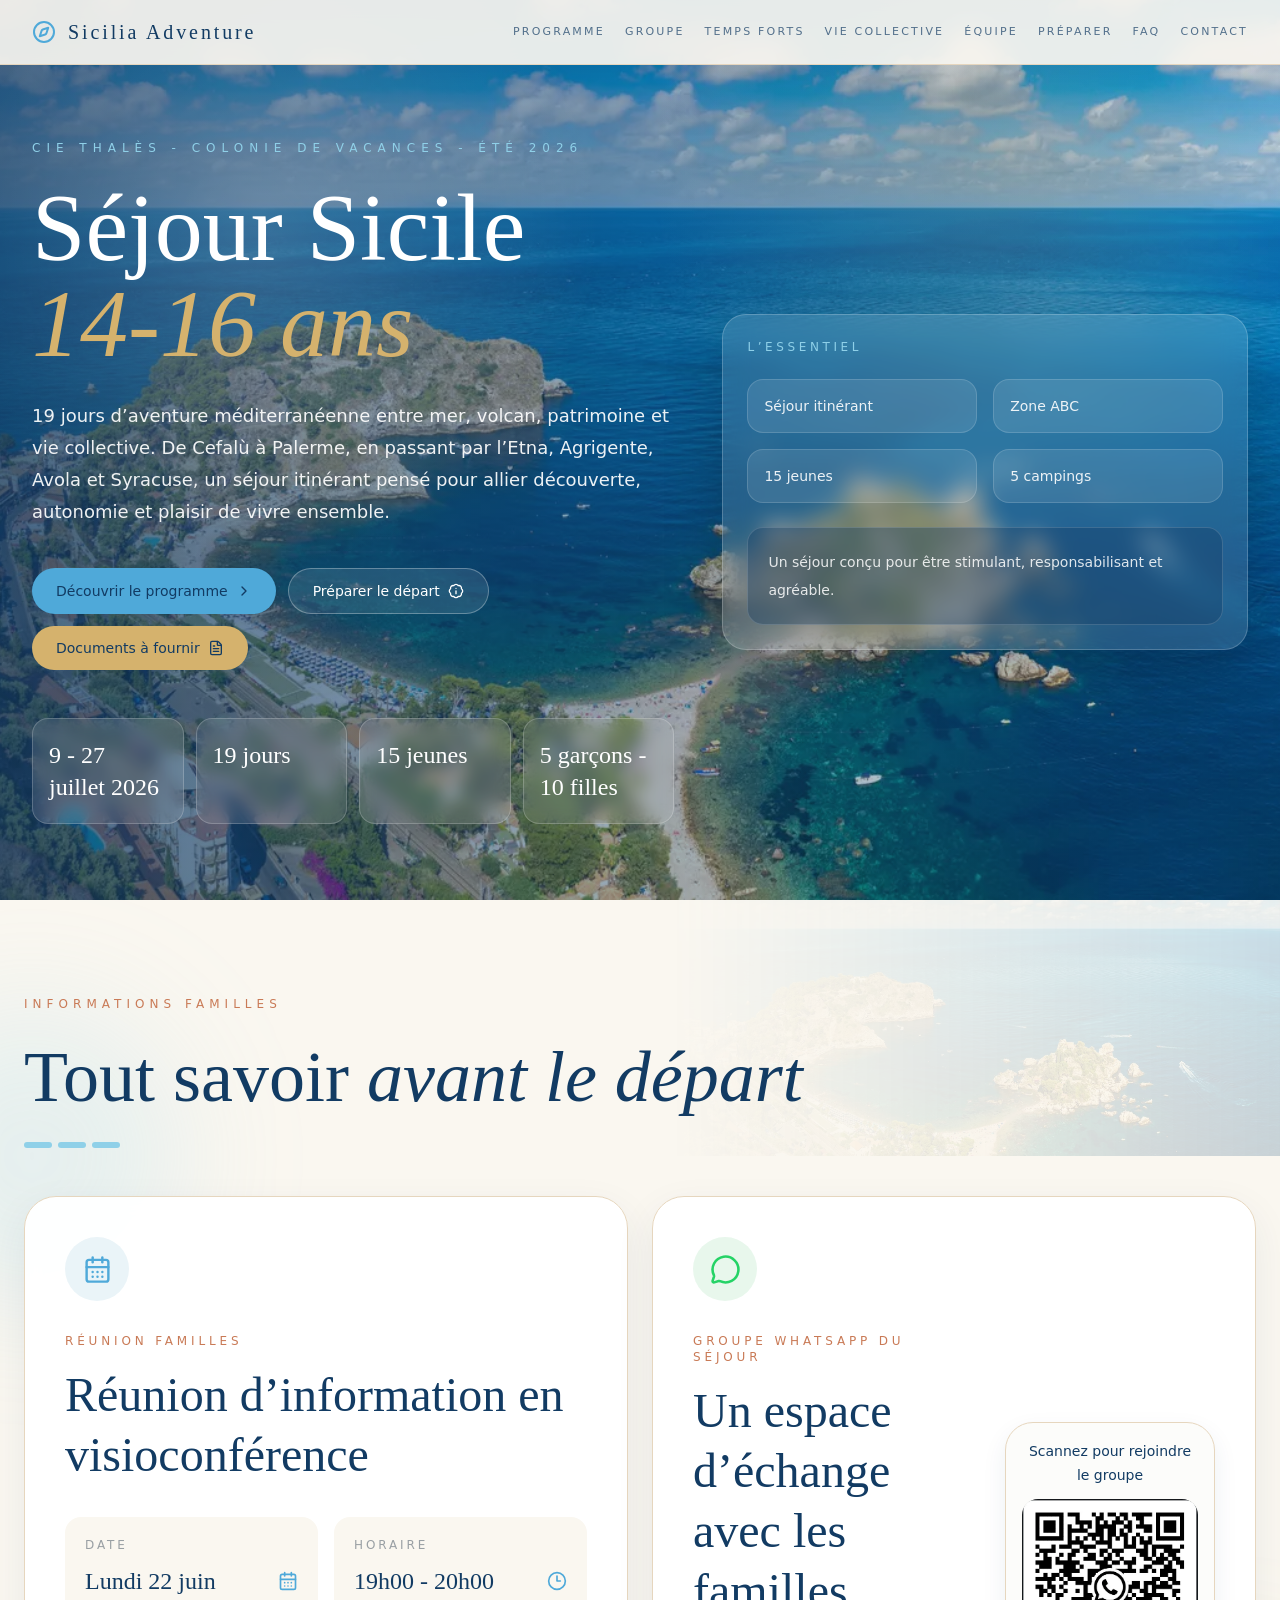
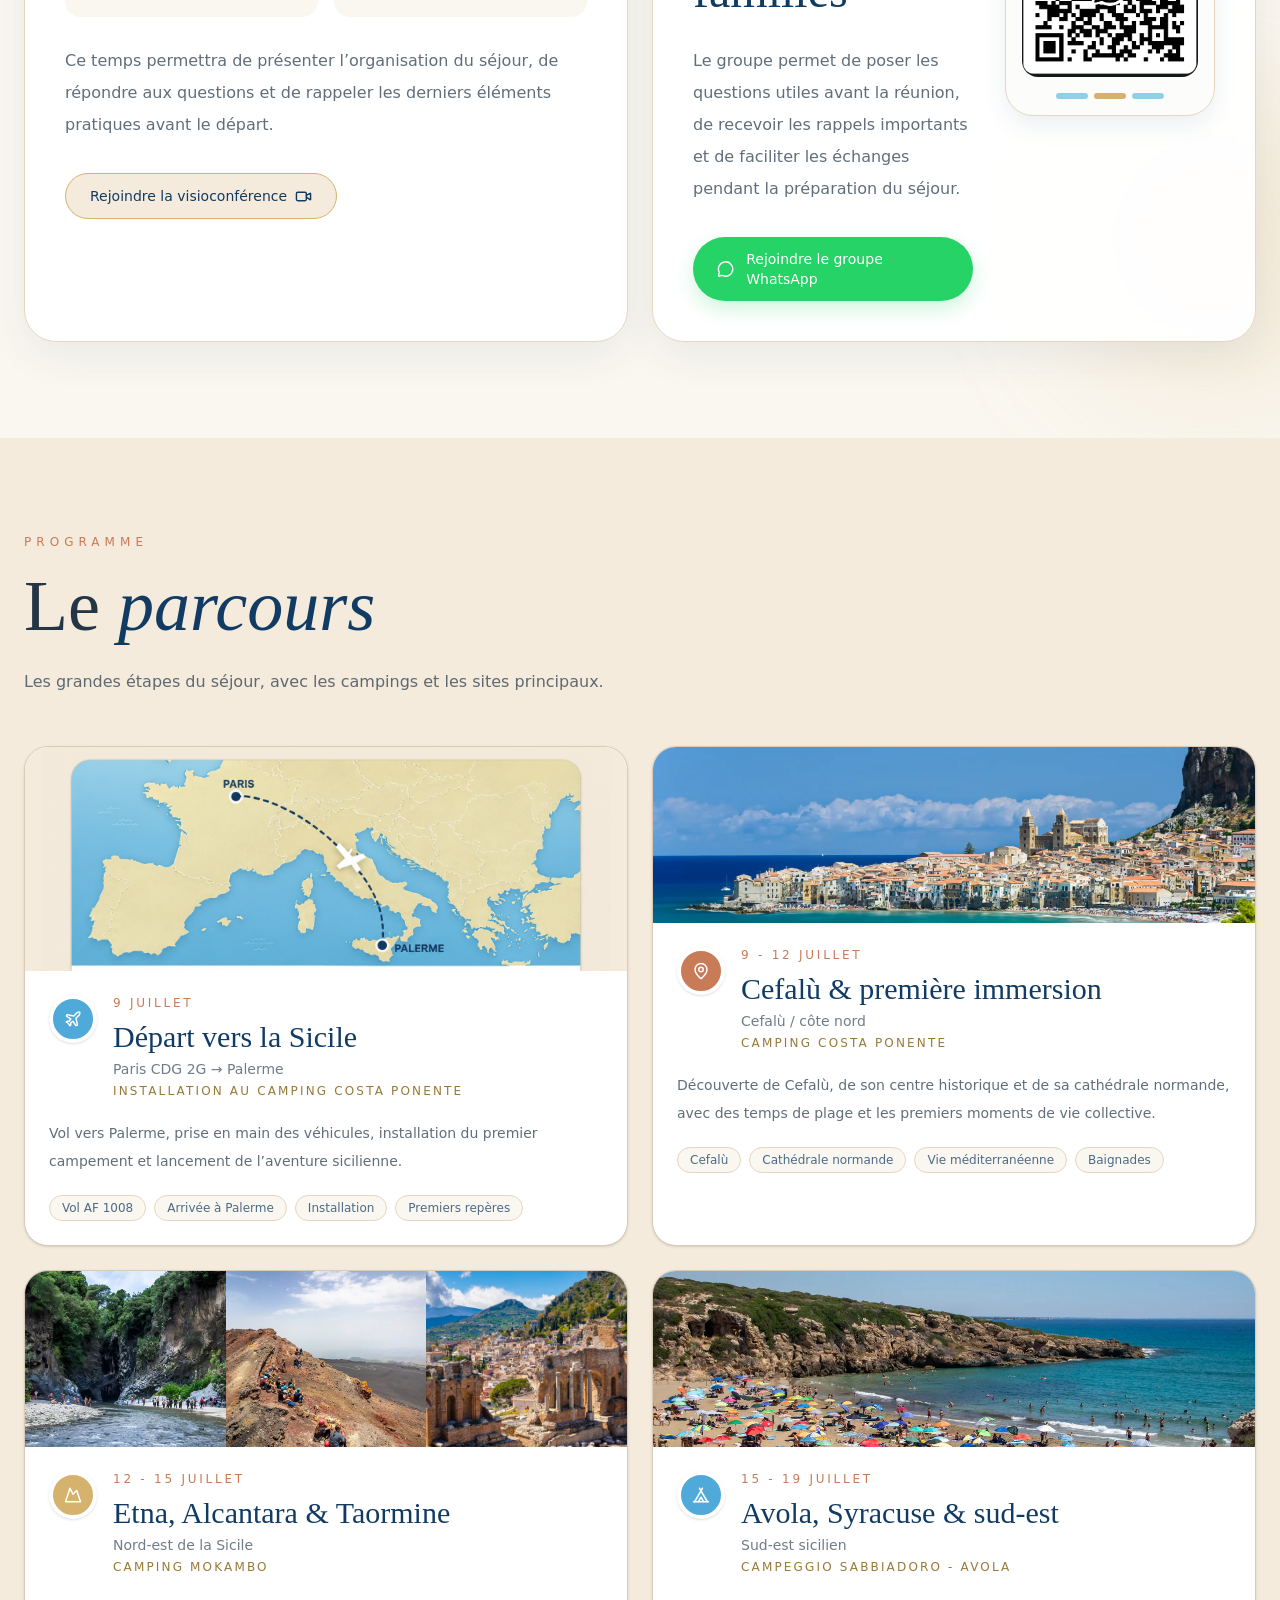
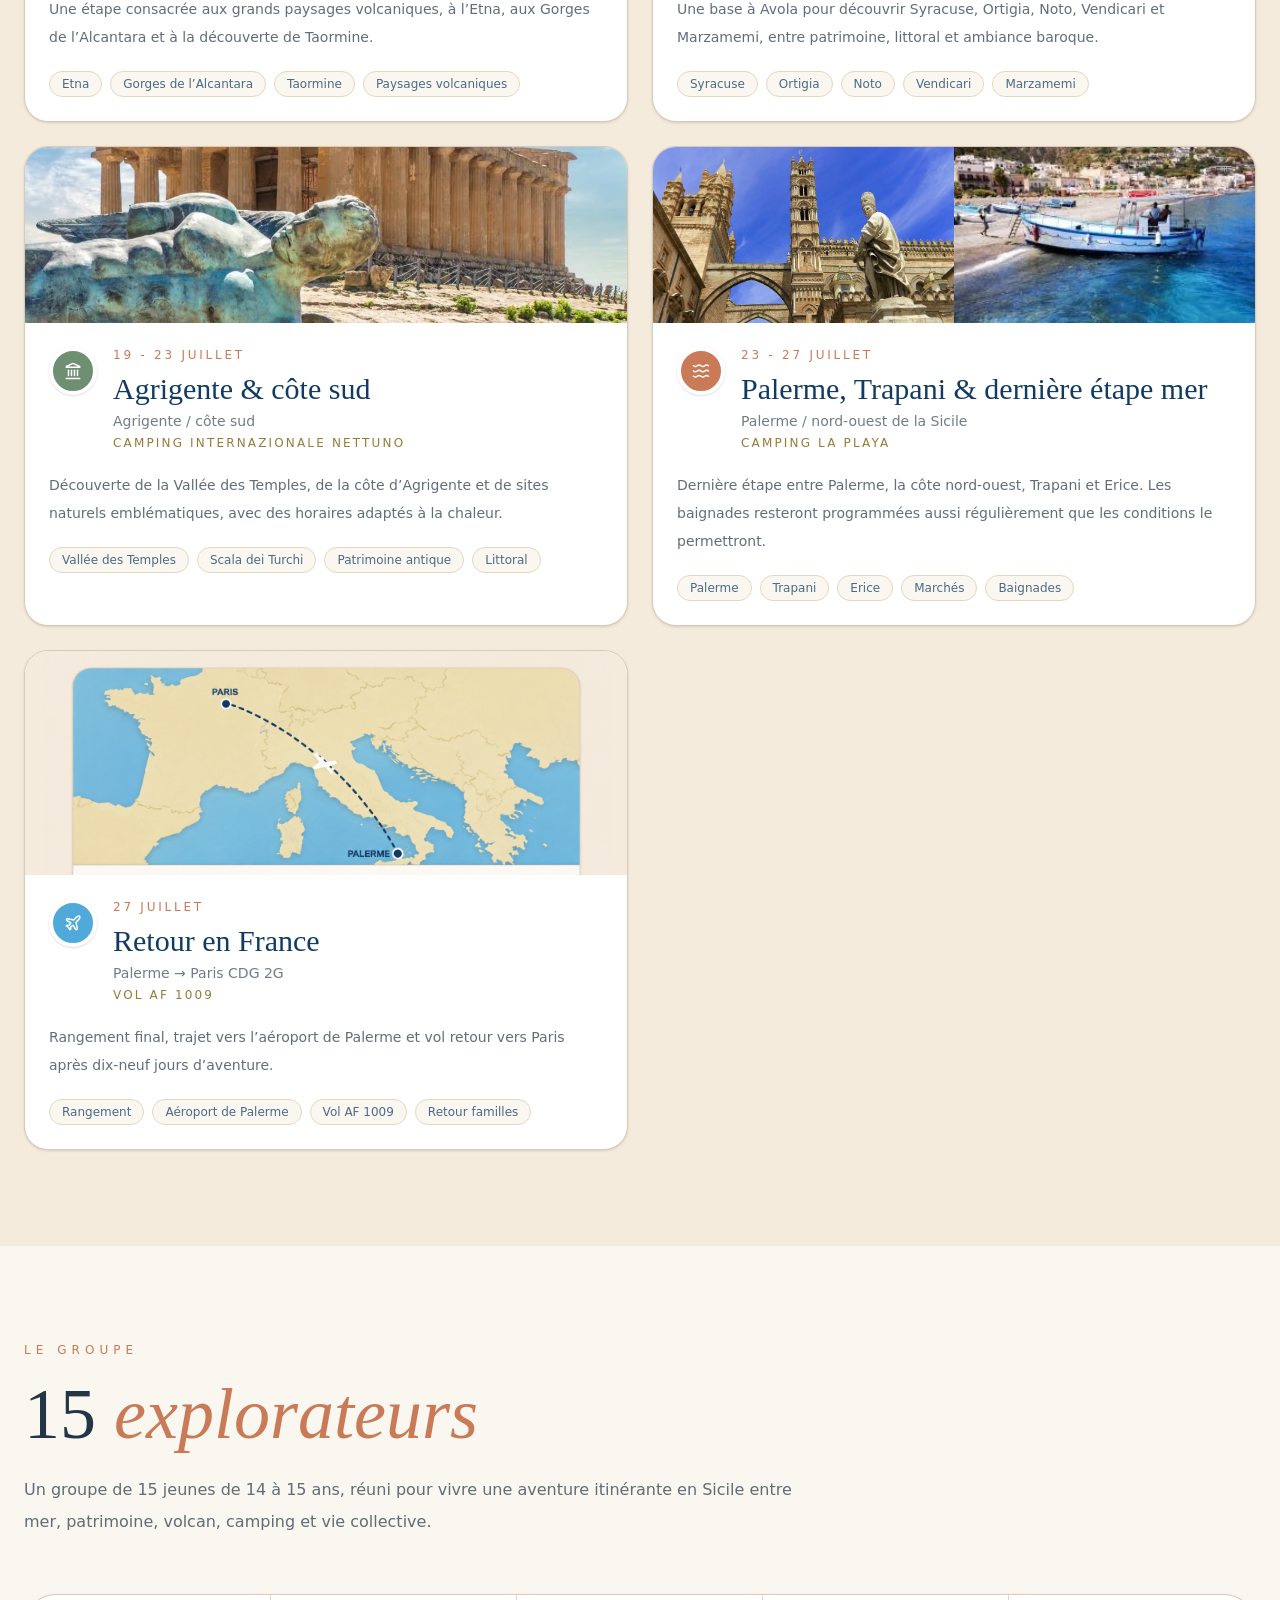
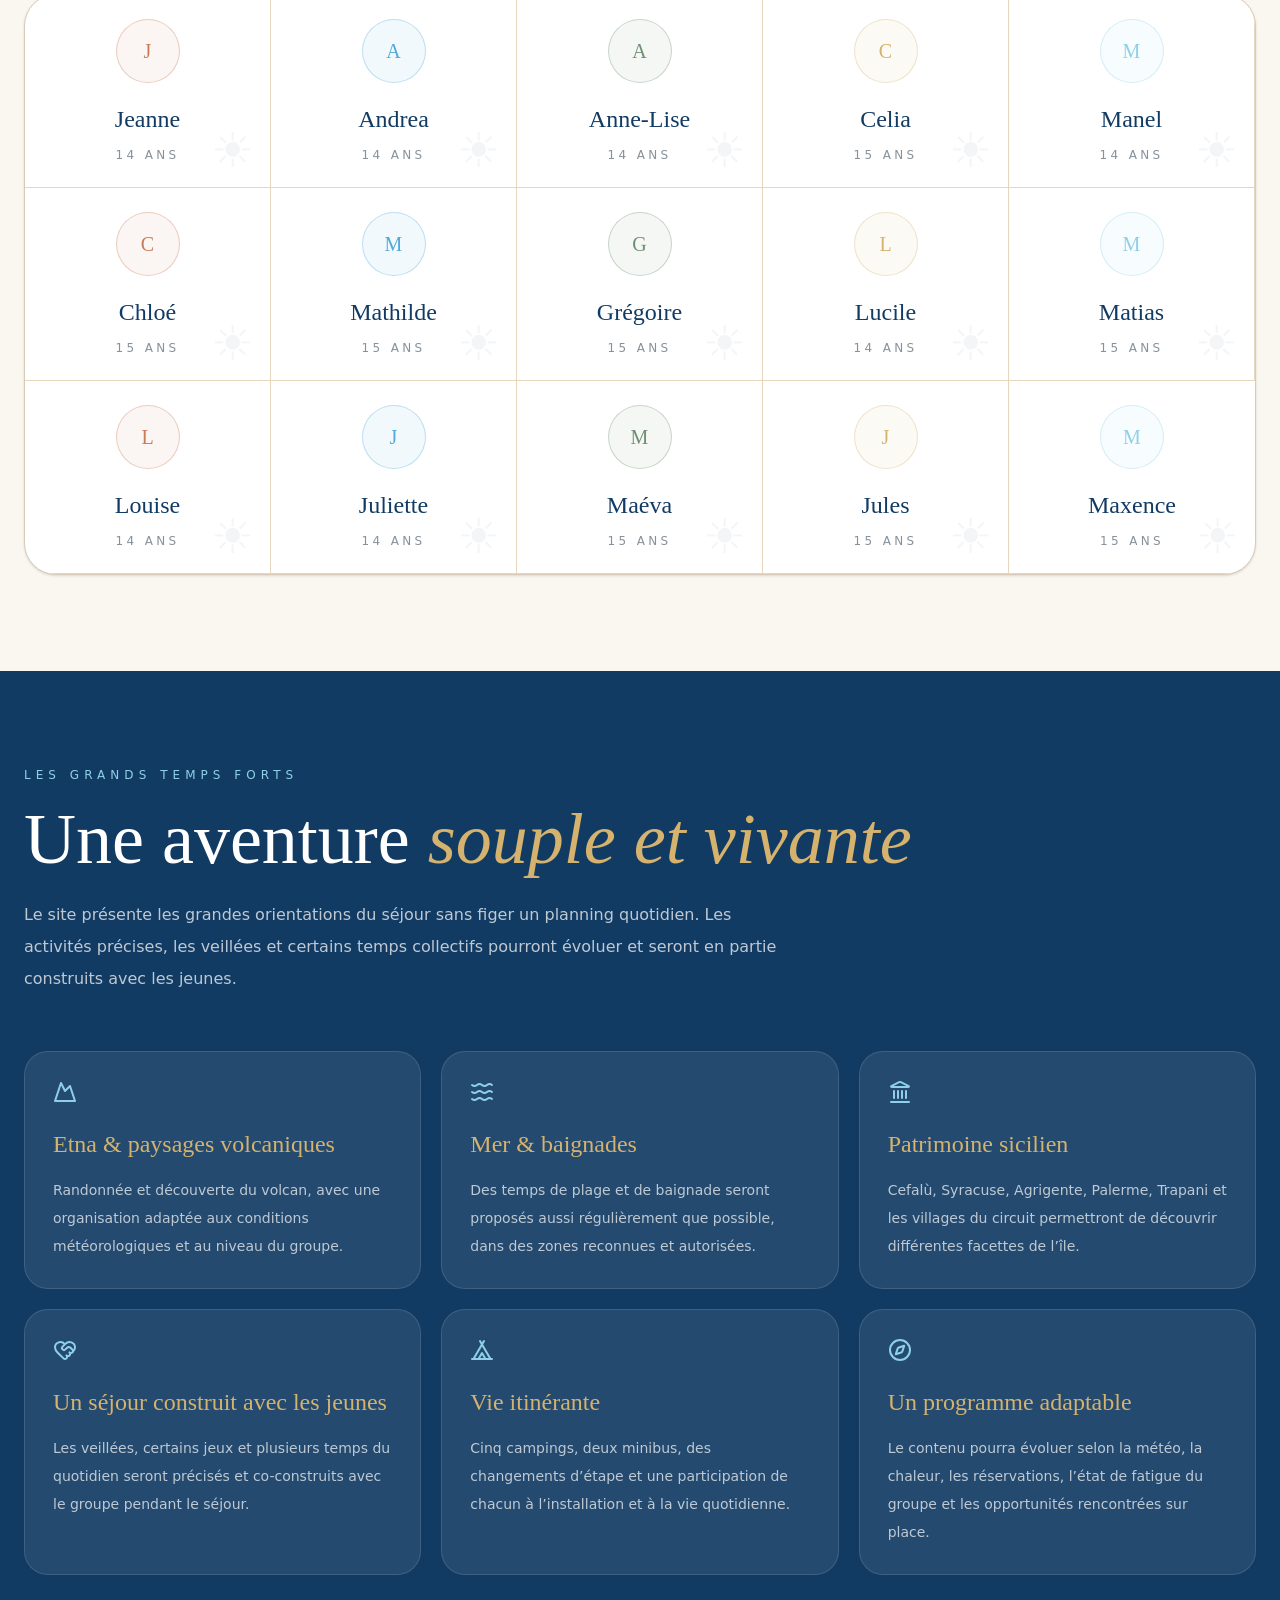
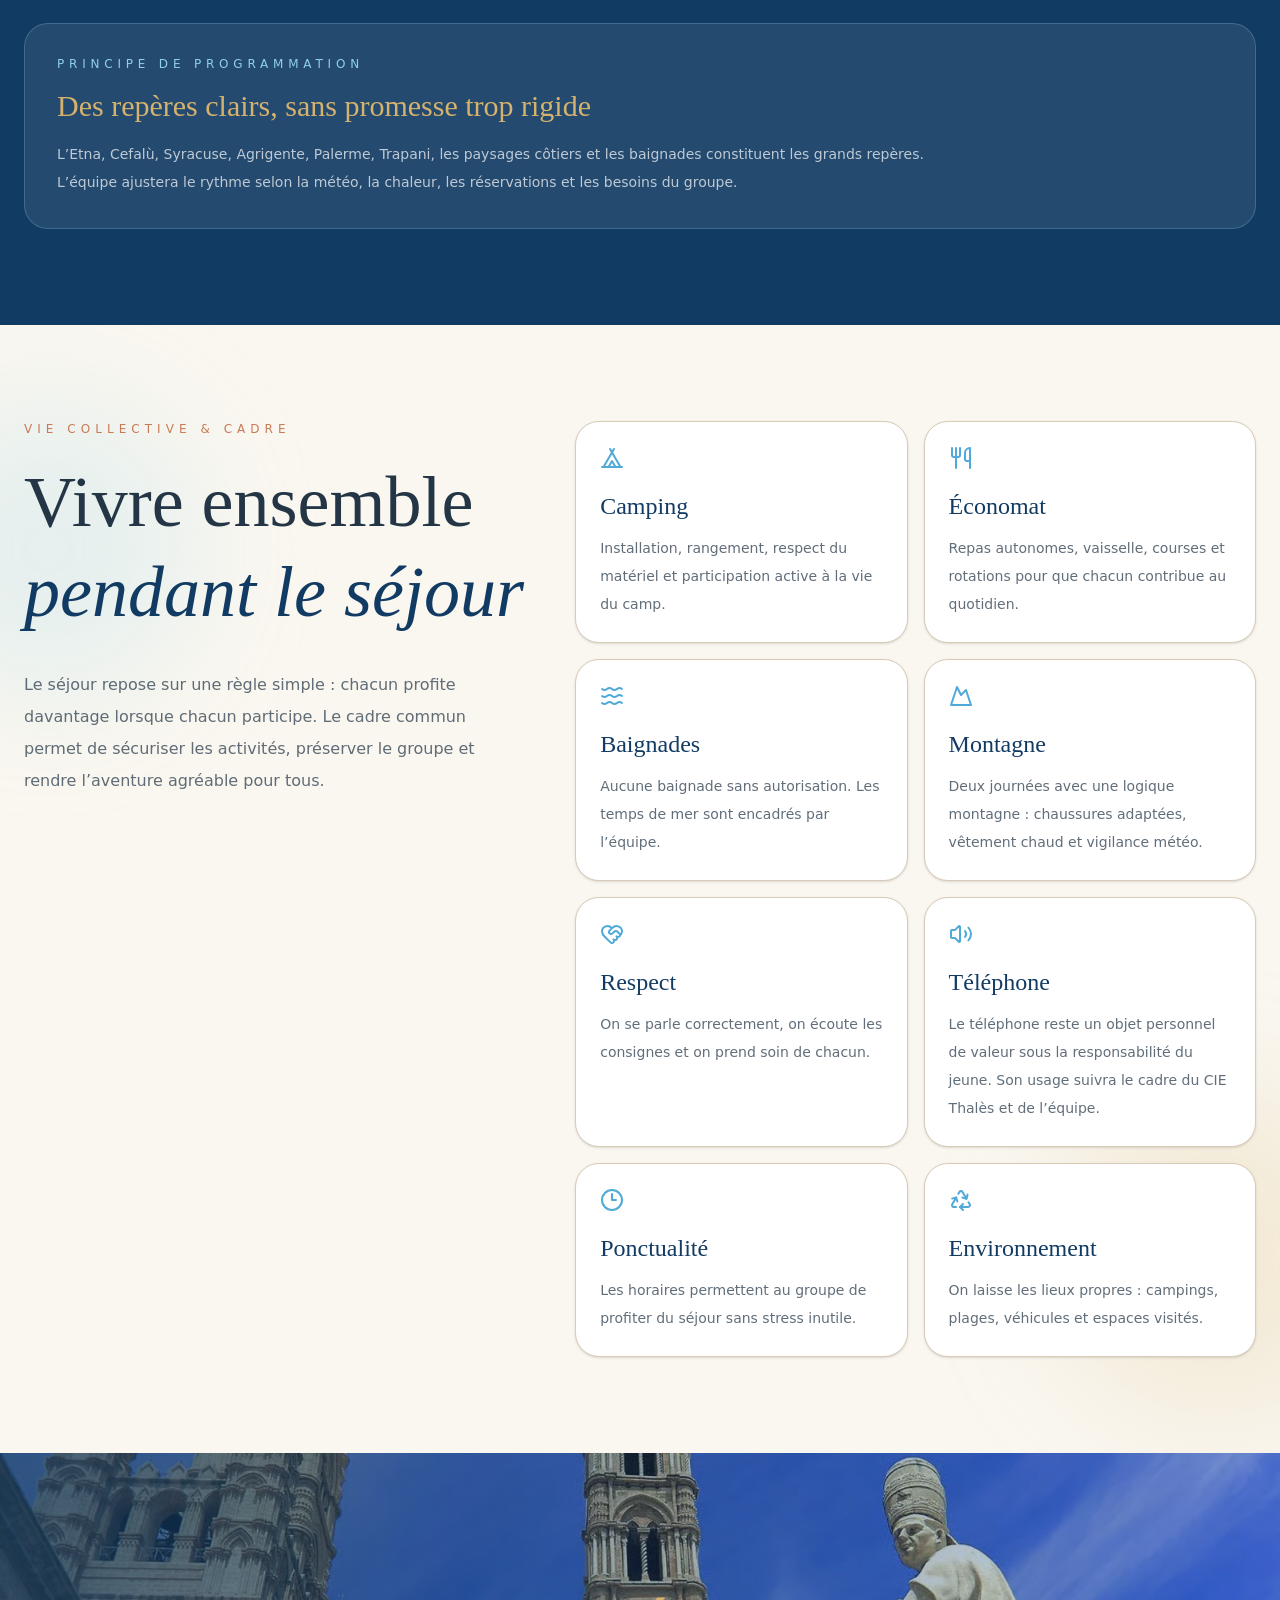
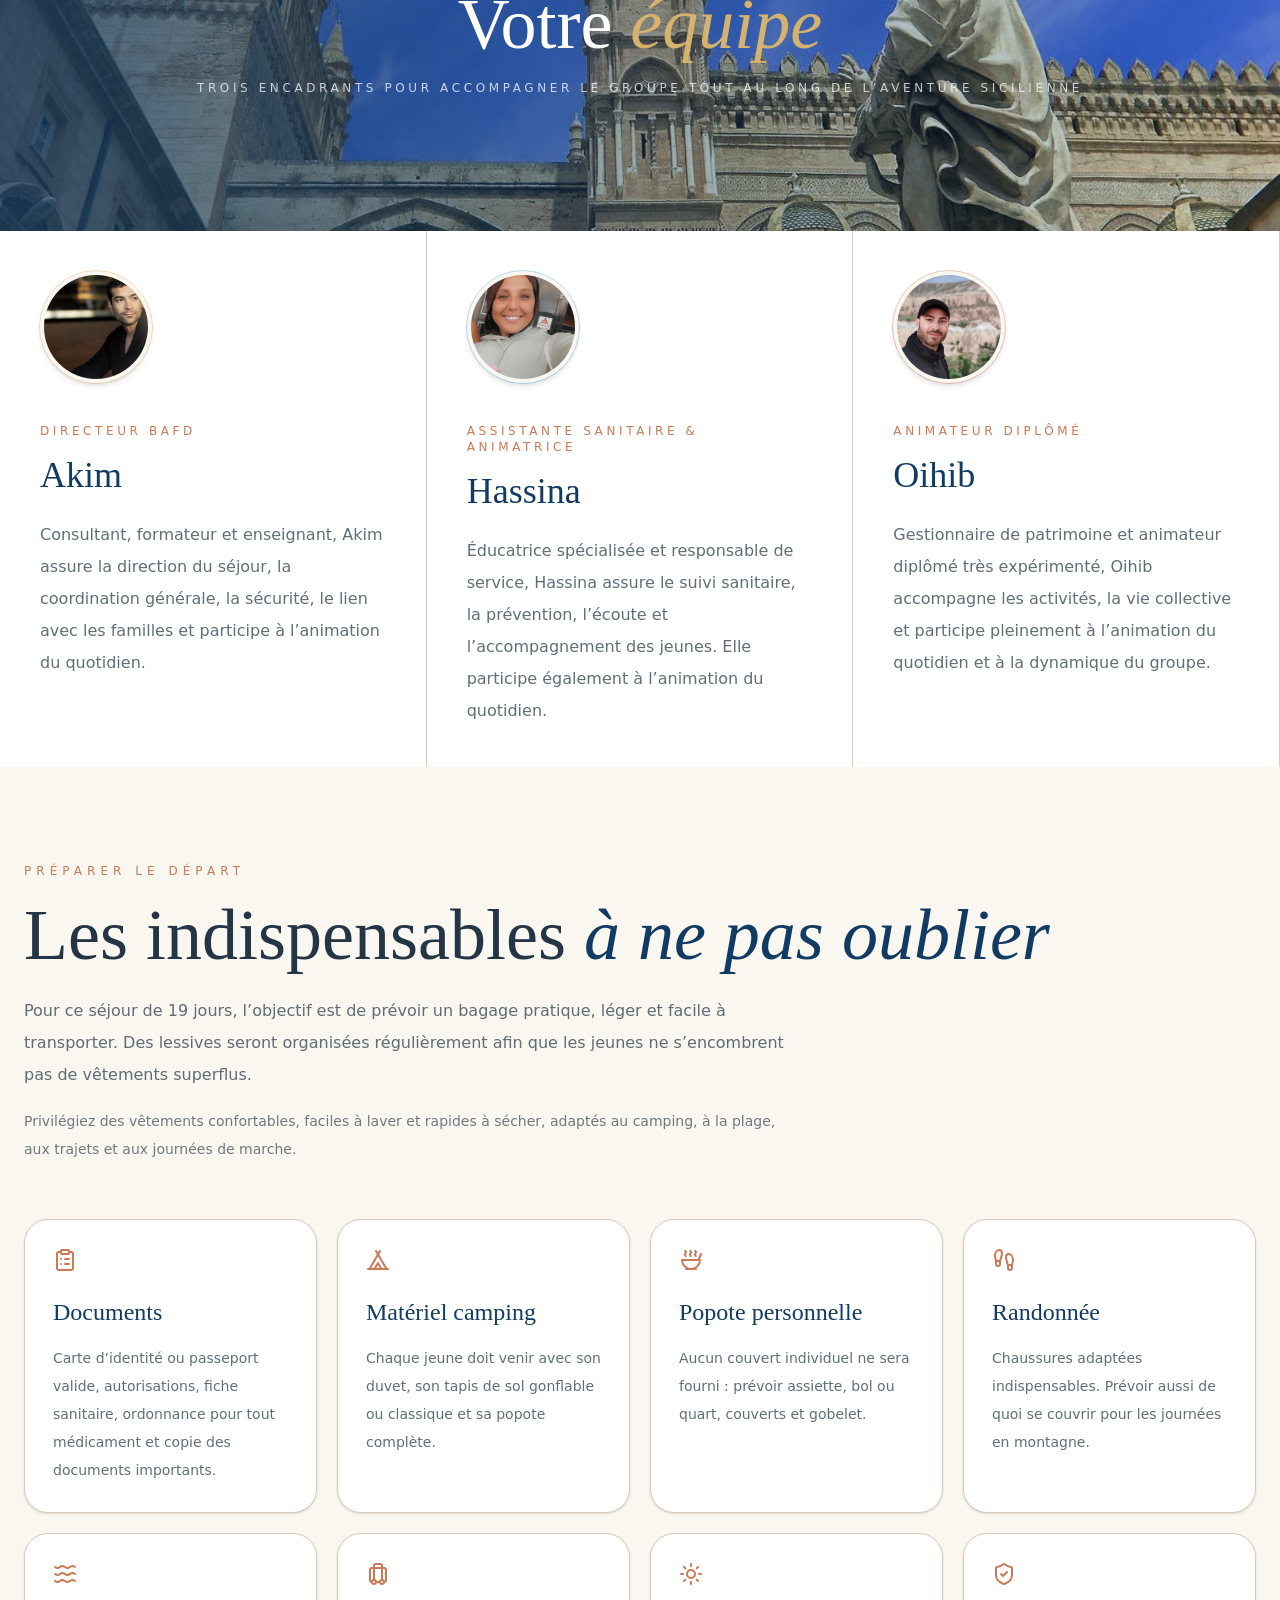
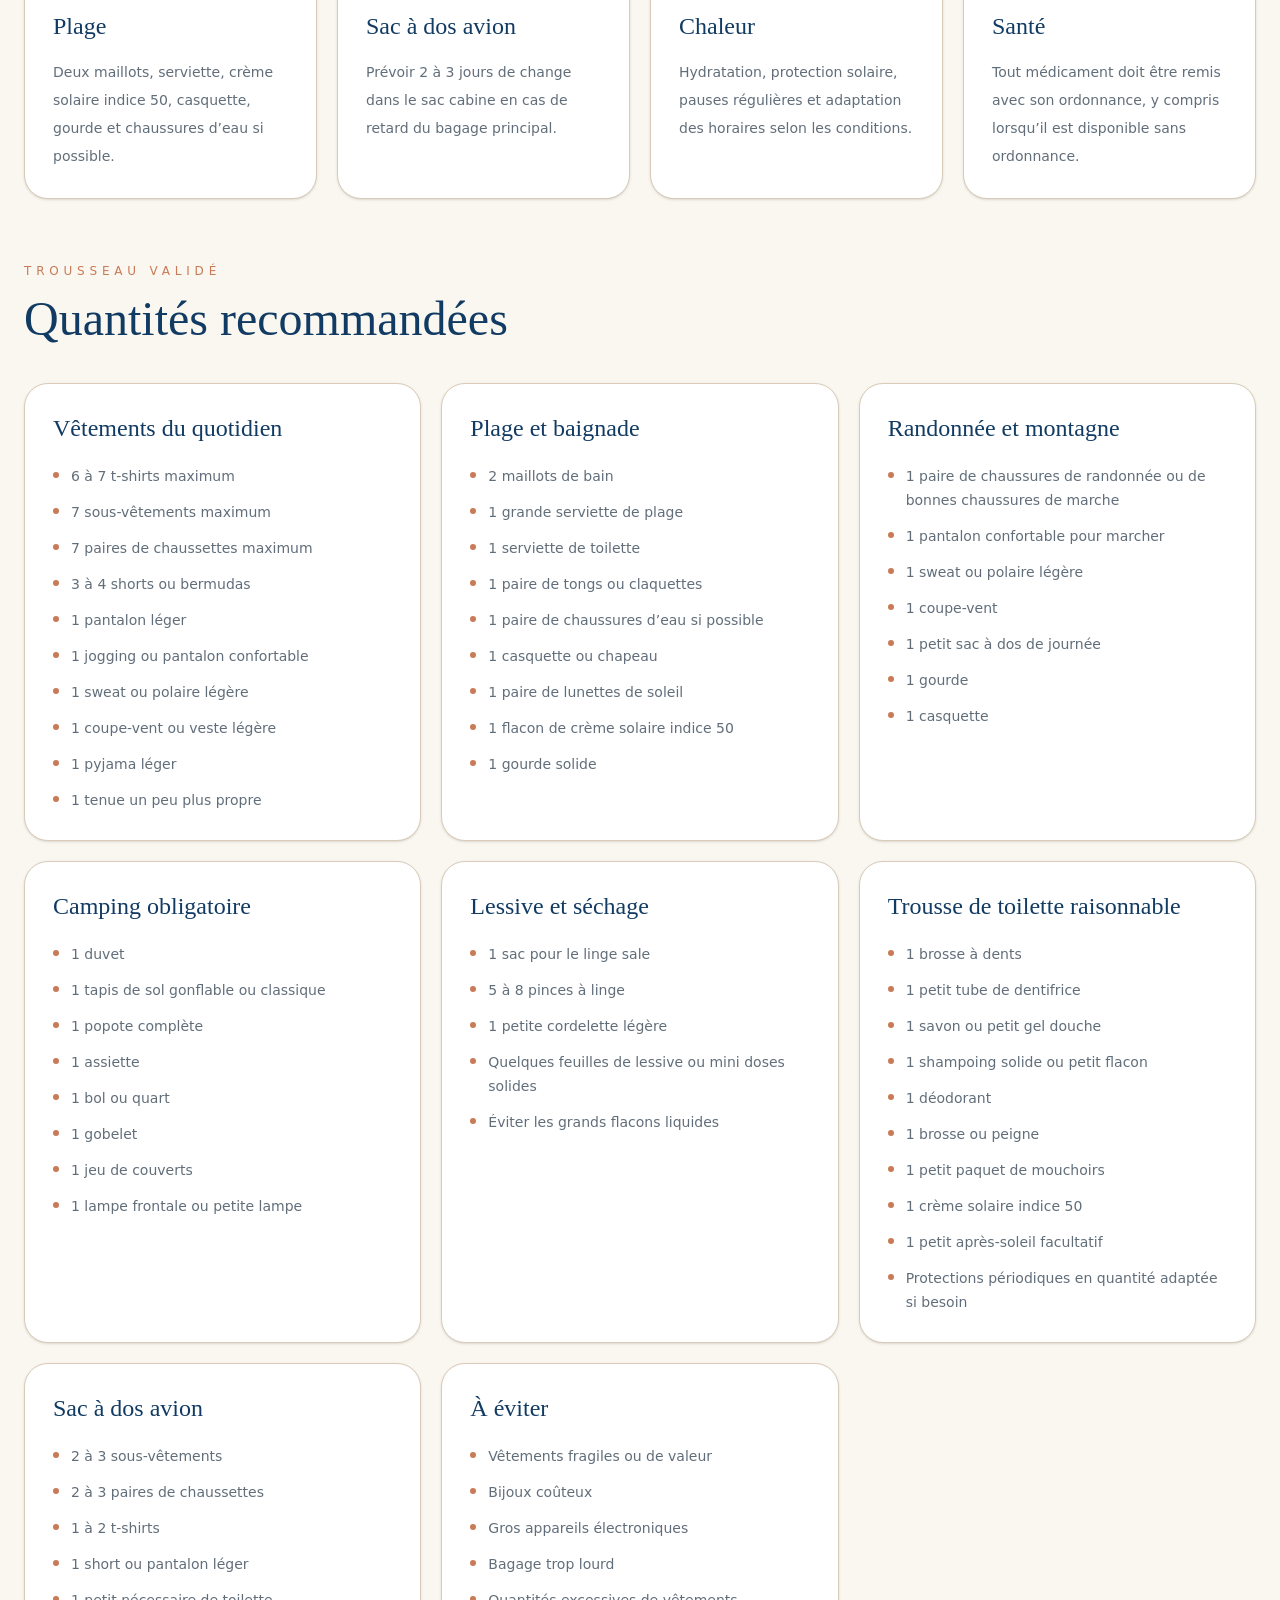
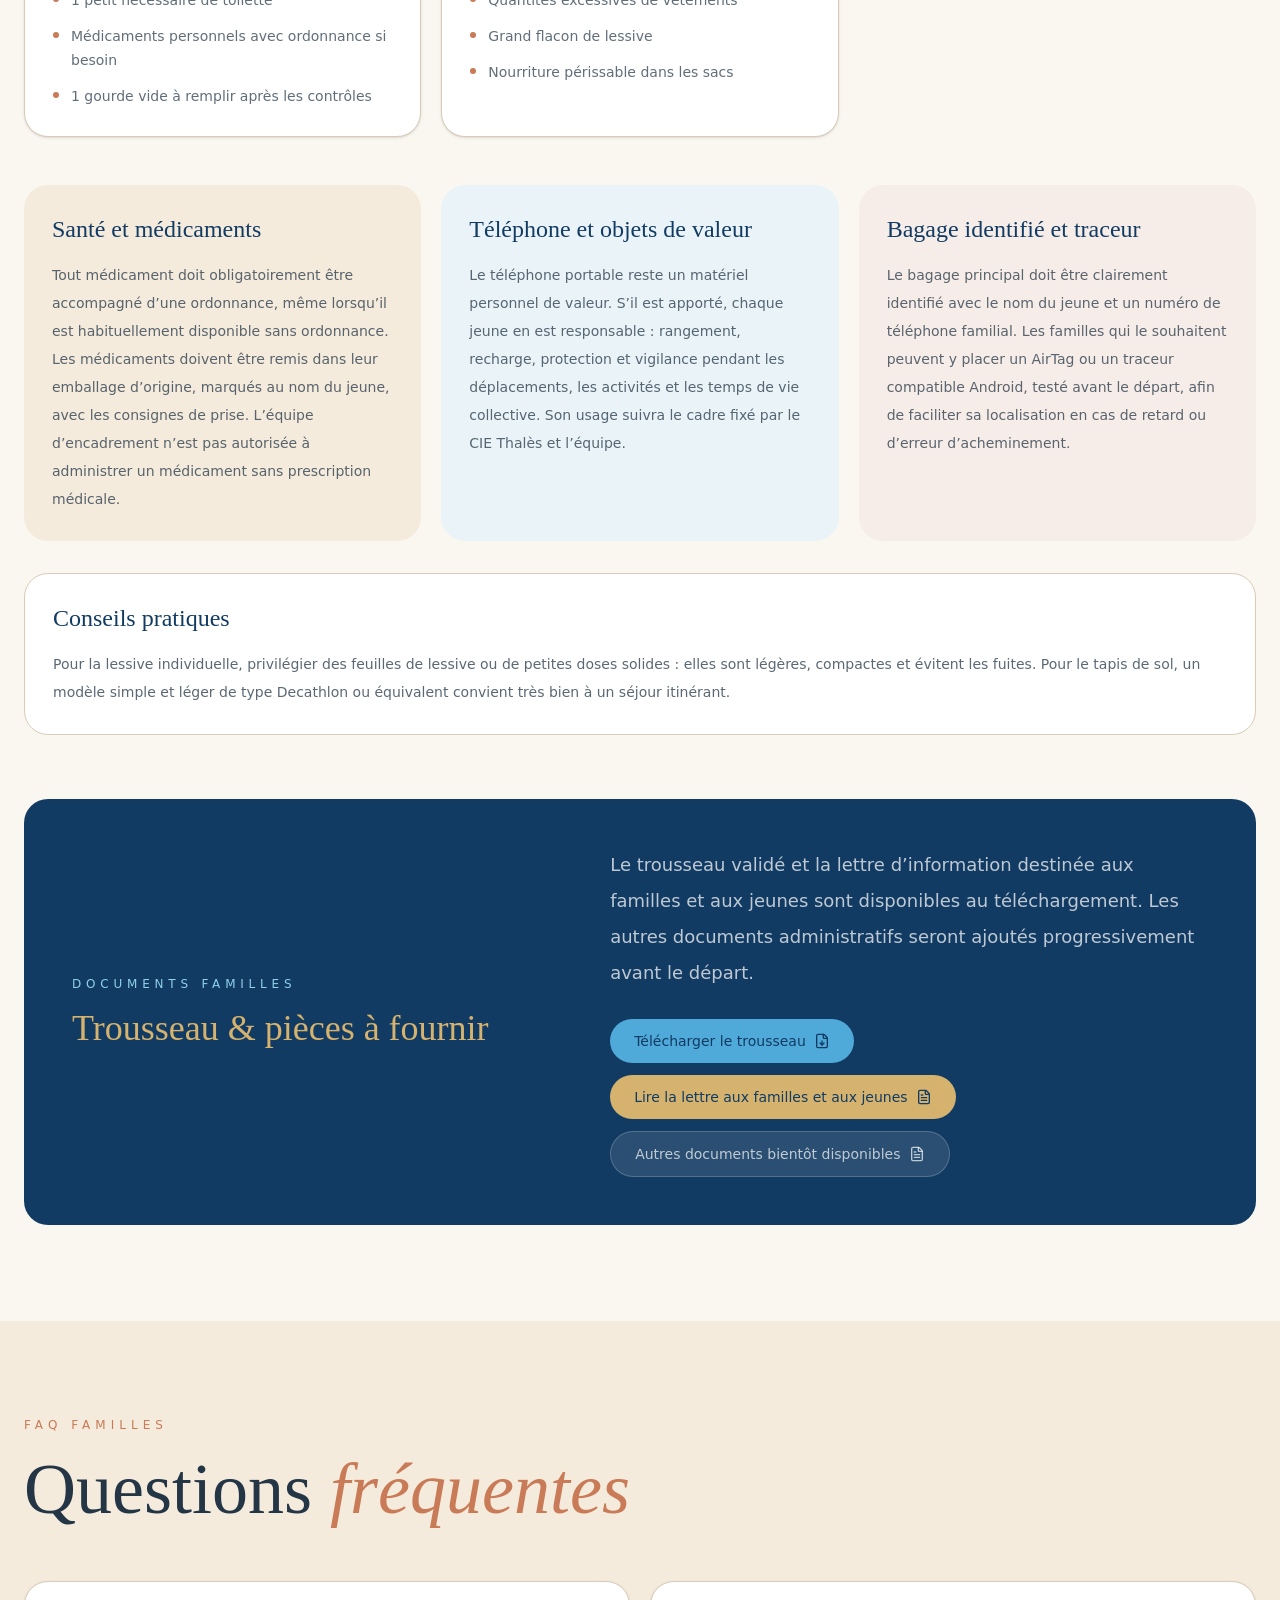
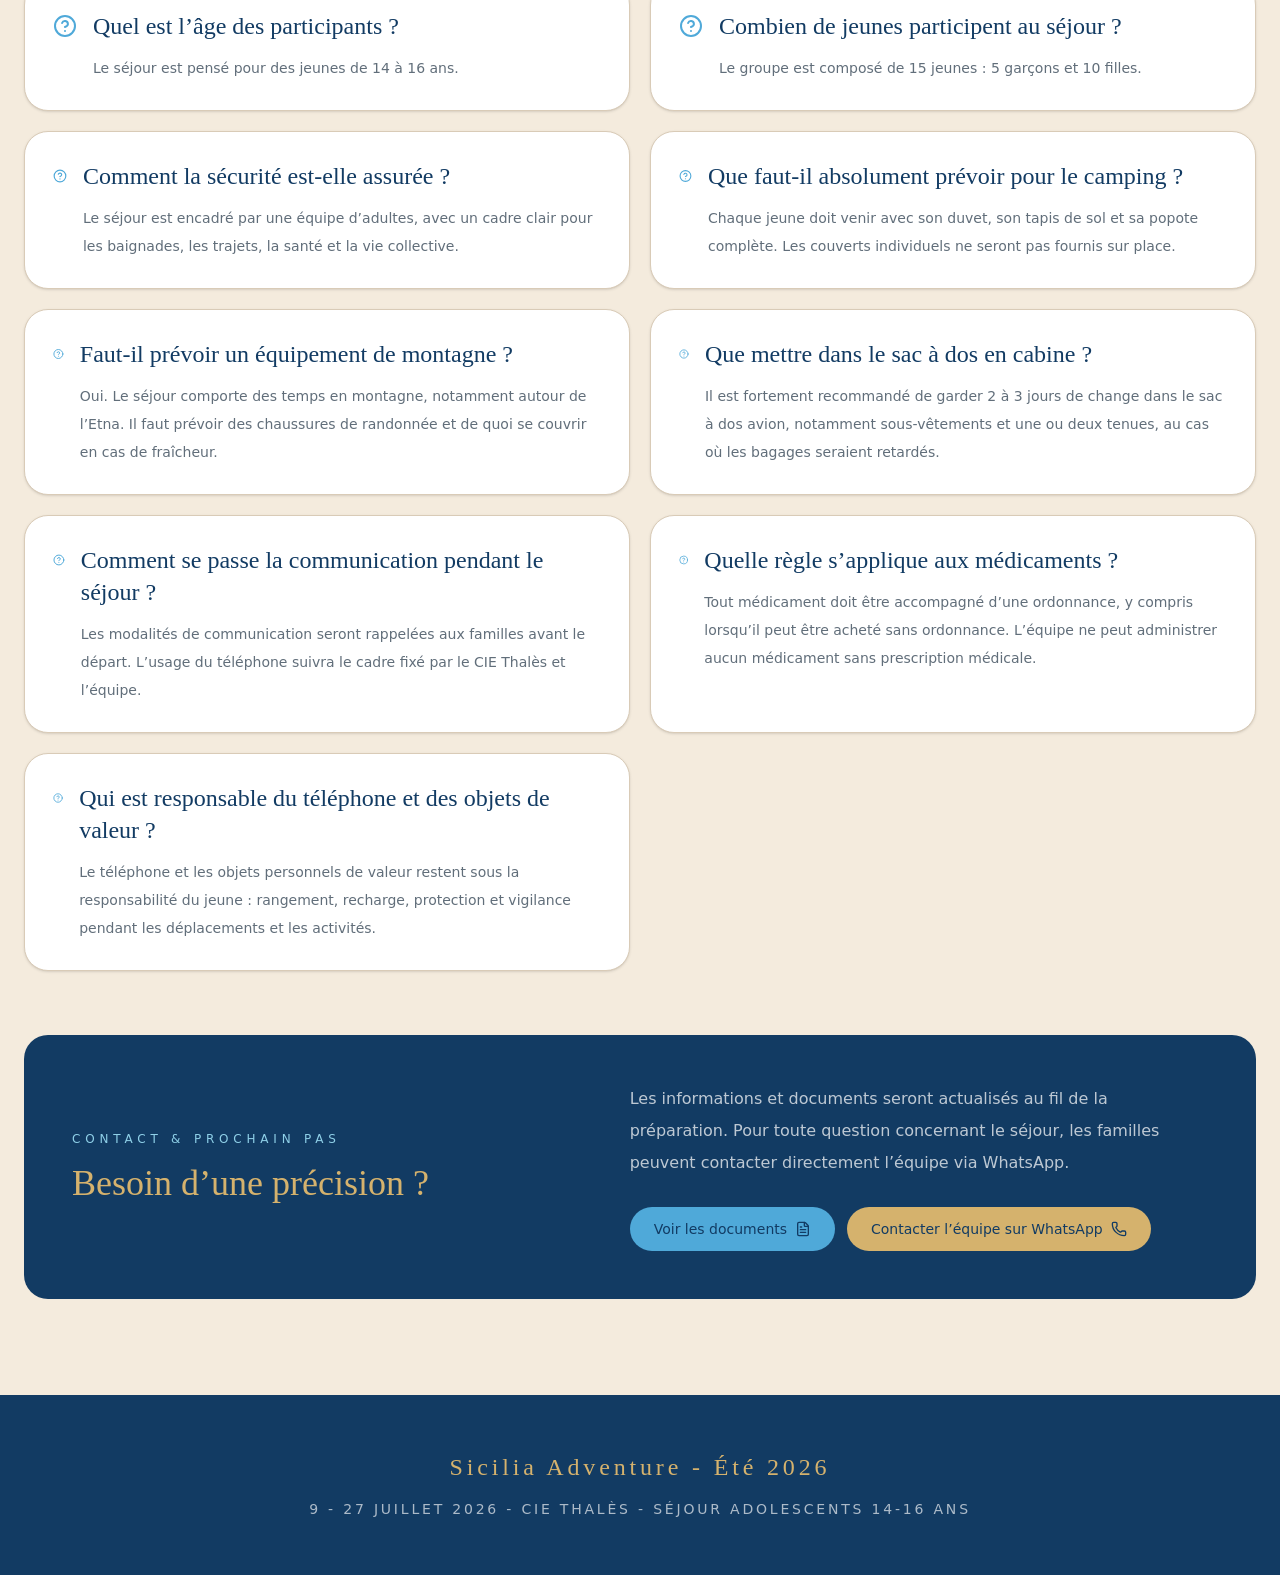
<file: docs/index.html>
<!doctype html>
<html lang="fr">
  <head>
    <meta charset="UTF-8" />
    <meta name="viewport" content="width=device-width, initial-scale=1.0" />
    <meta name="theme-color" content="#123B63" />
    <meta name="description" content="Site d'information du séjour Sicile 2026 du CIE Thalès : programme, roadbook, équipe, trousseau et informations familles." />
    <title>Séjour Sicile 2026 - CIE Thalès</title>
    <script type="module" crossorigin src="./assets/index-DbbI7C3e.js"></script>
    <link rel="stylesheet" crossorigin href="./assets/index-dAVuKnGc.css">
  </head>
  <body>
    <div id="root"></div>
  </body>
</html>
</file>
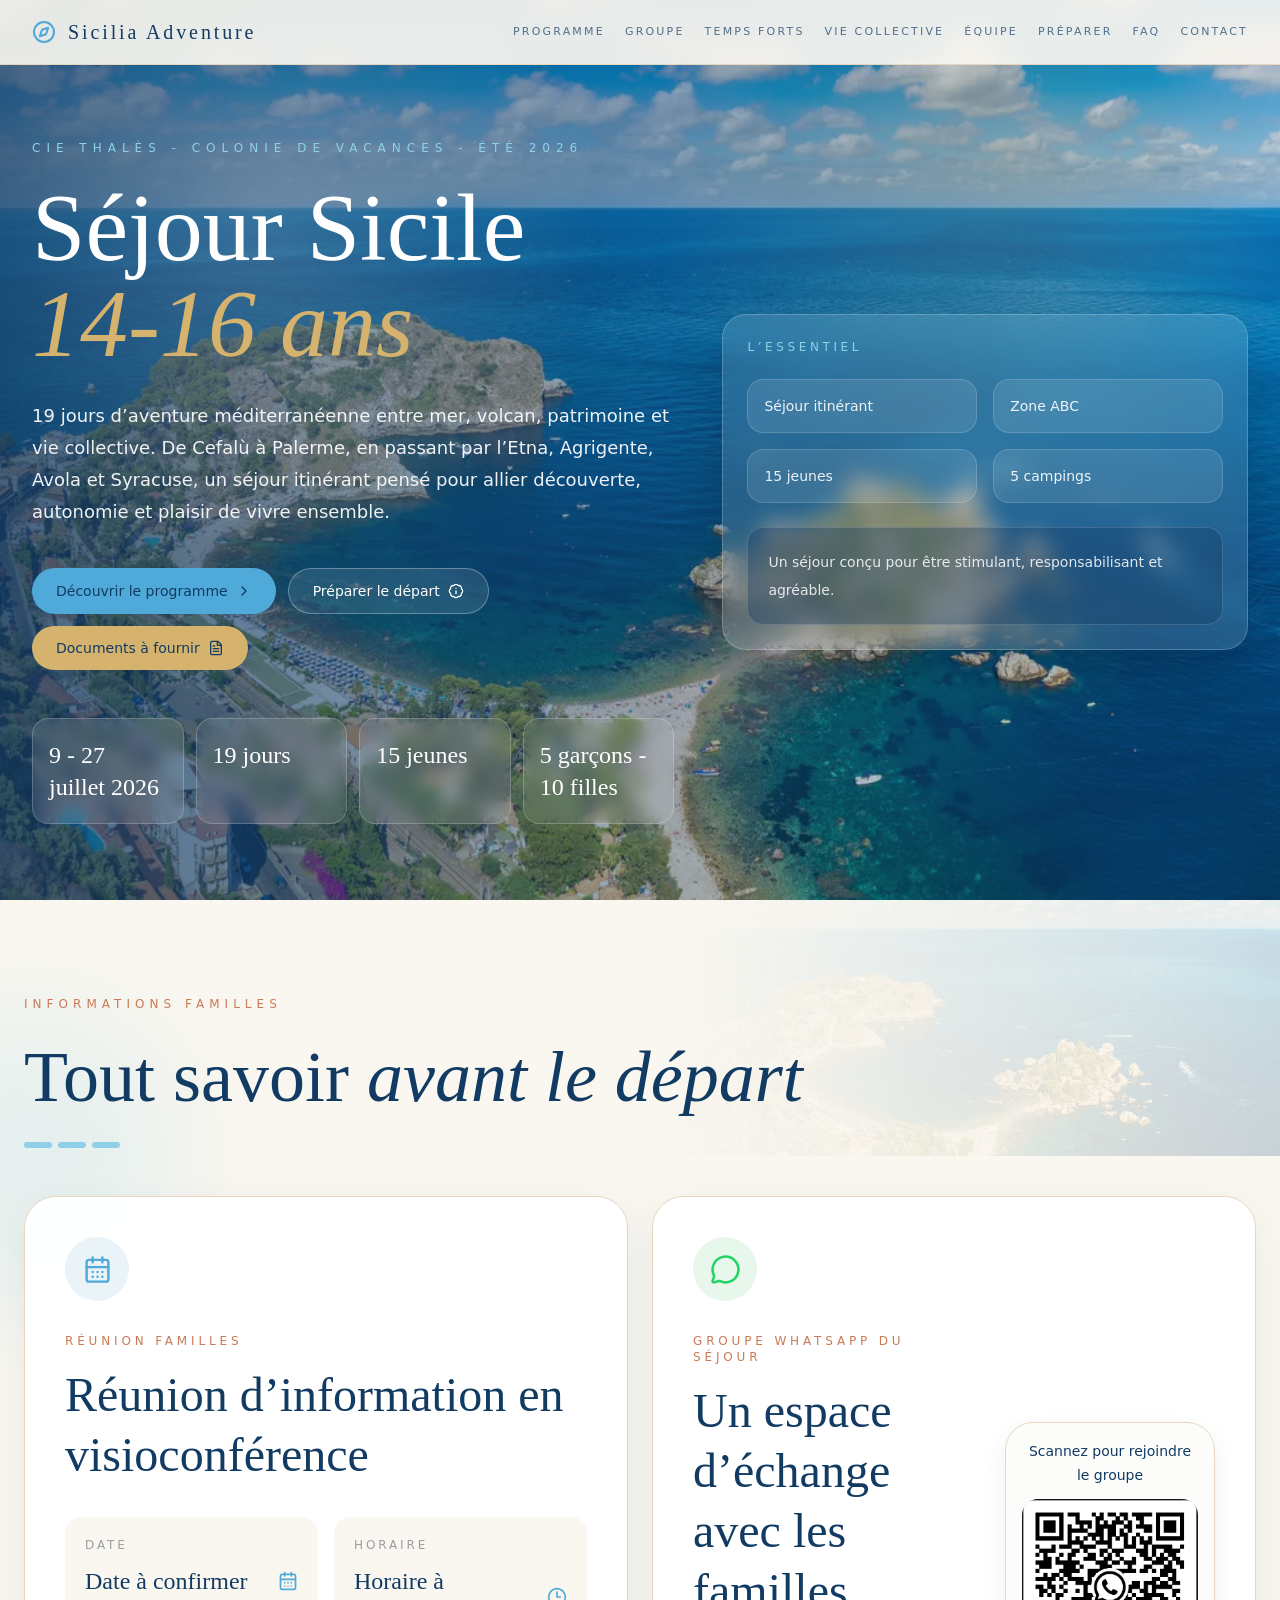
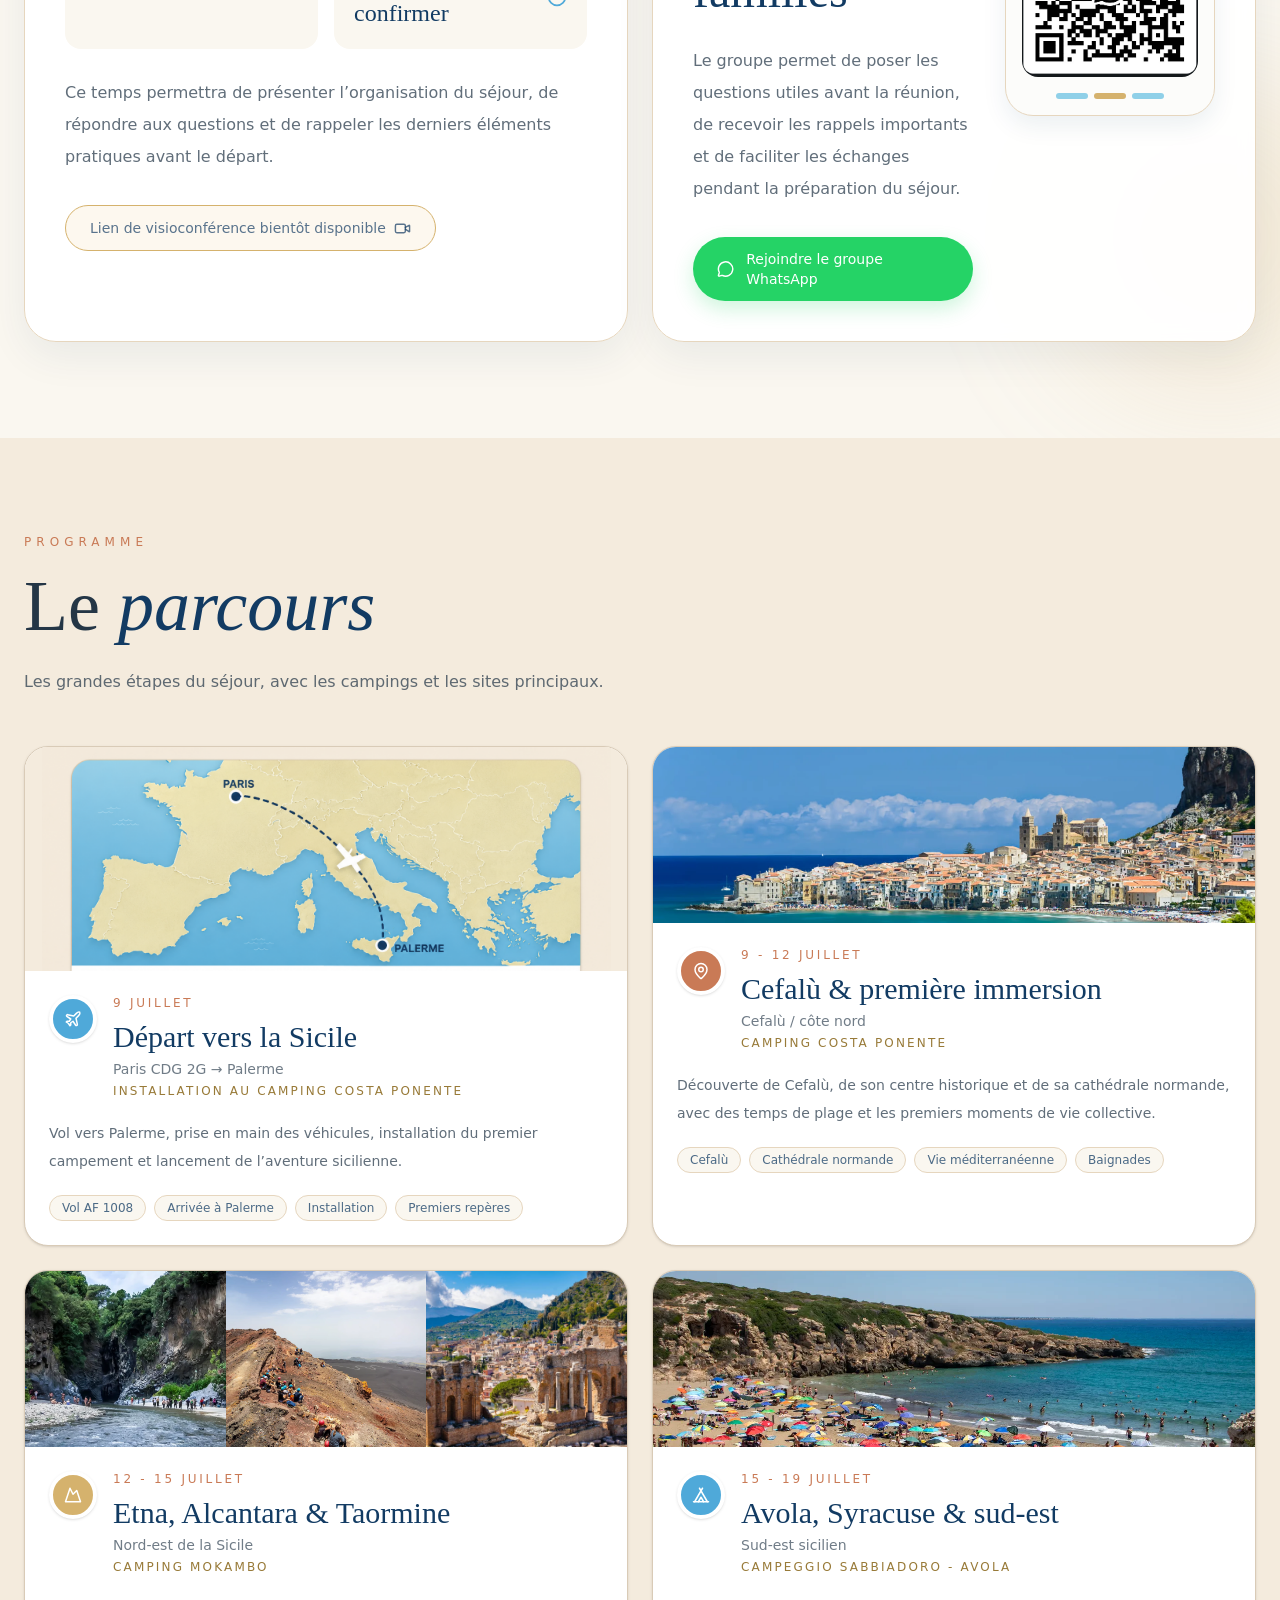
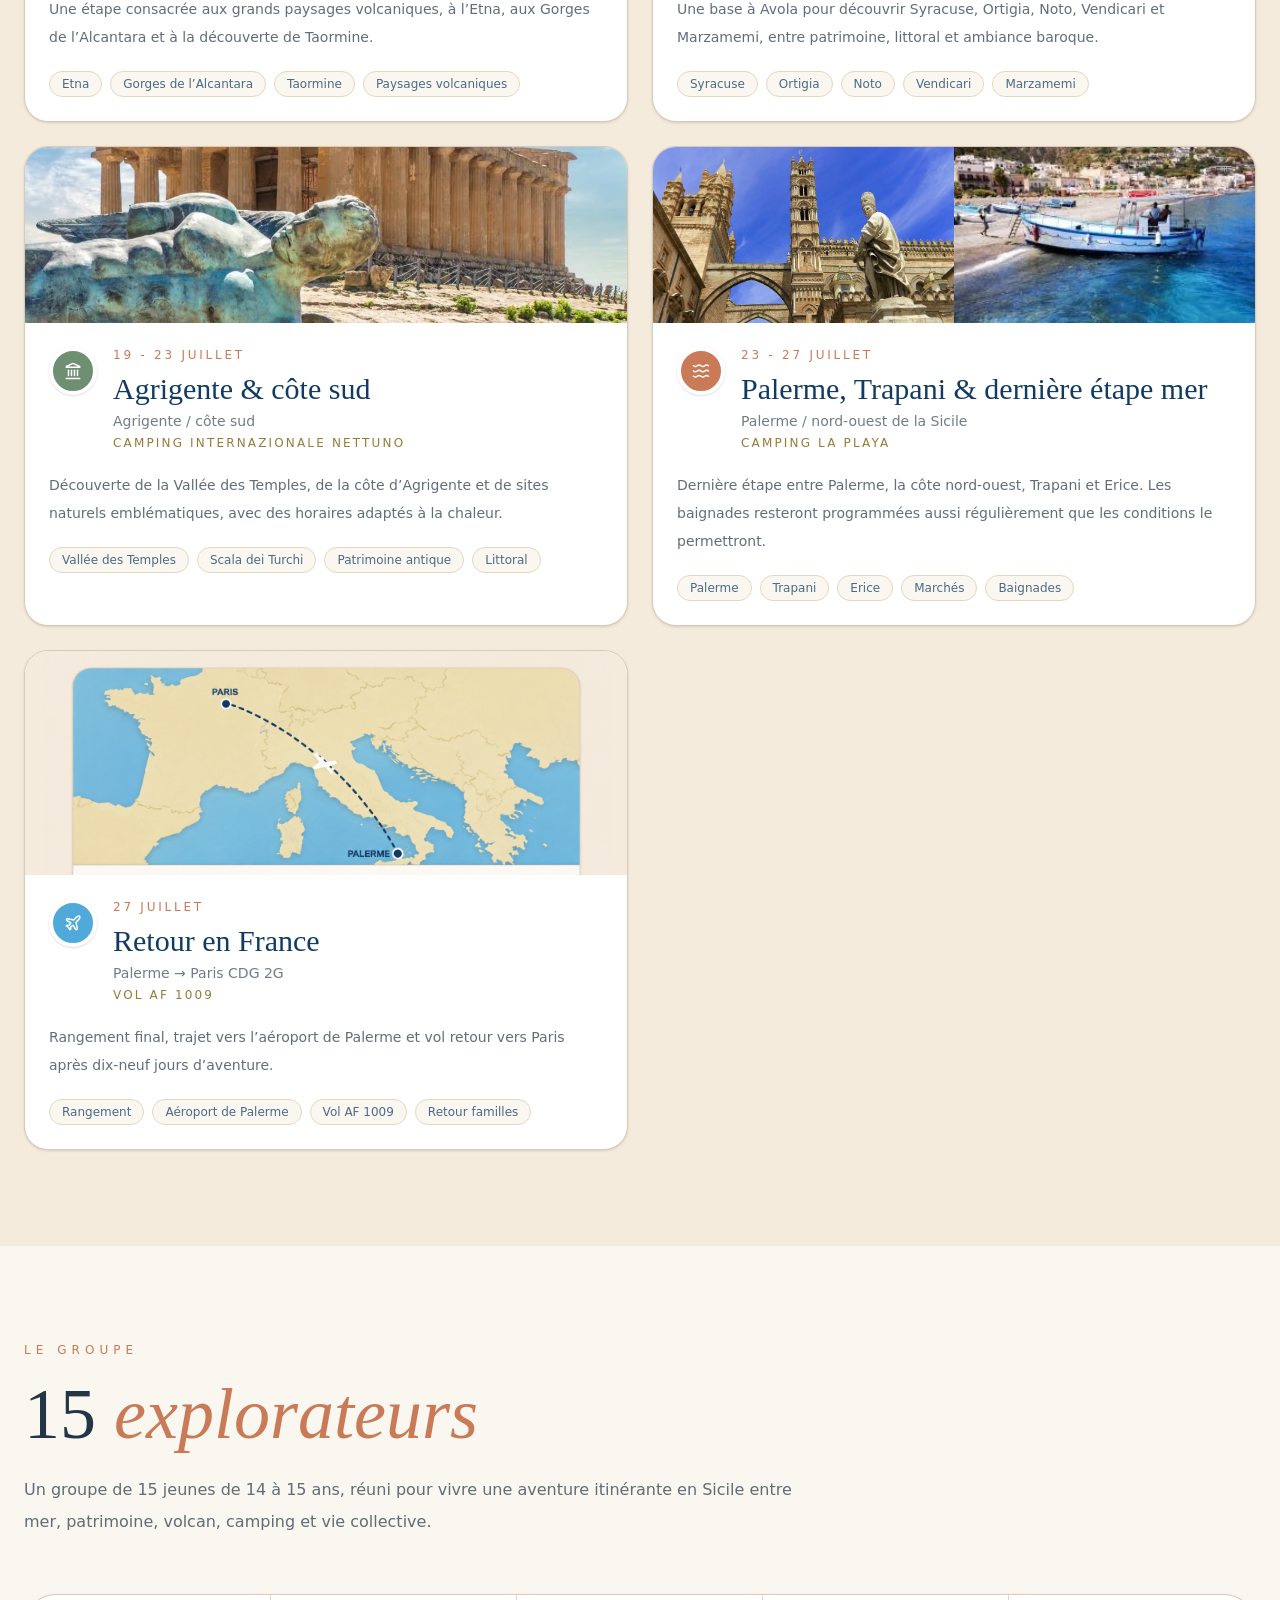
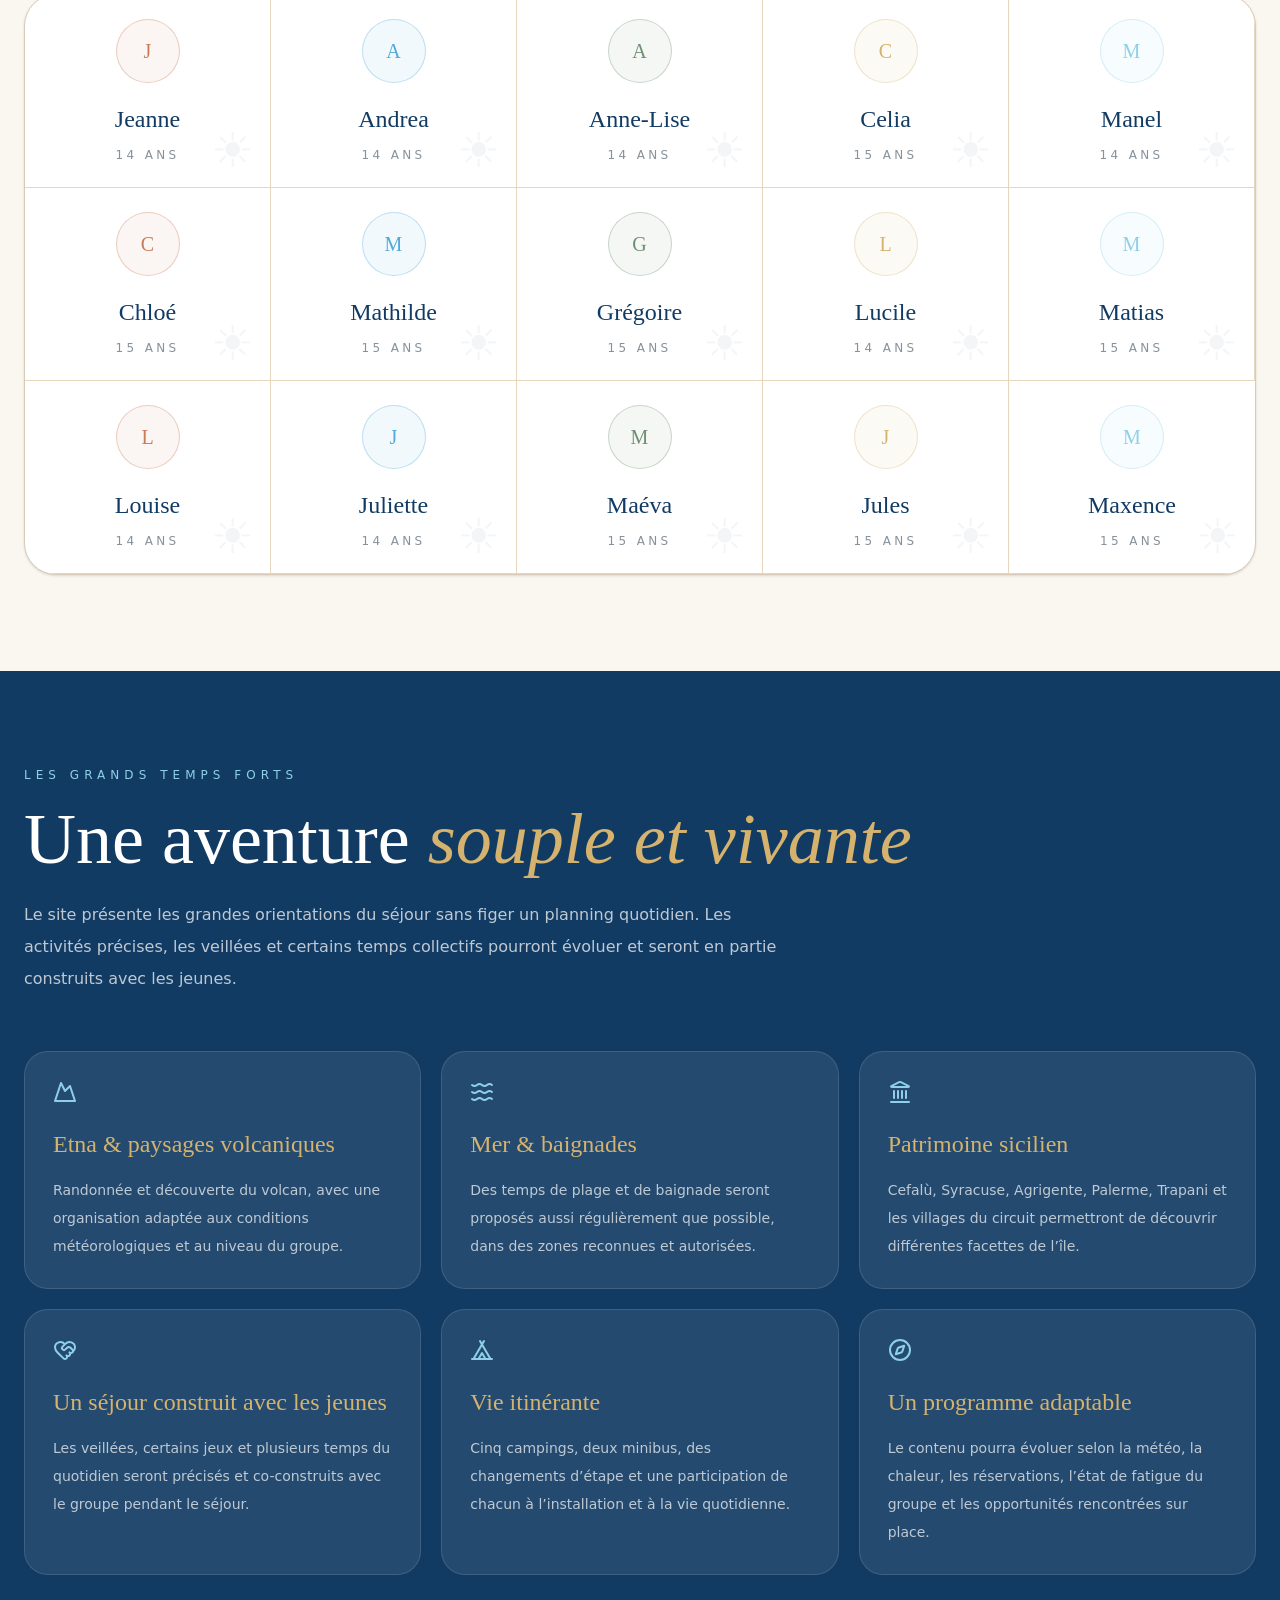
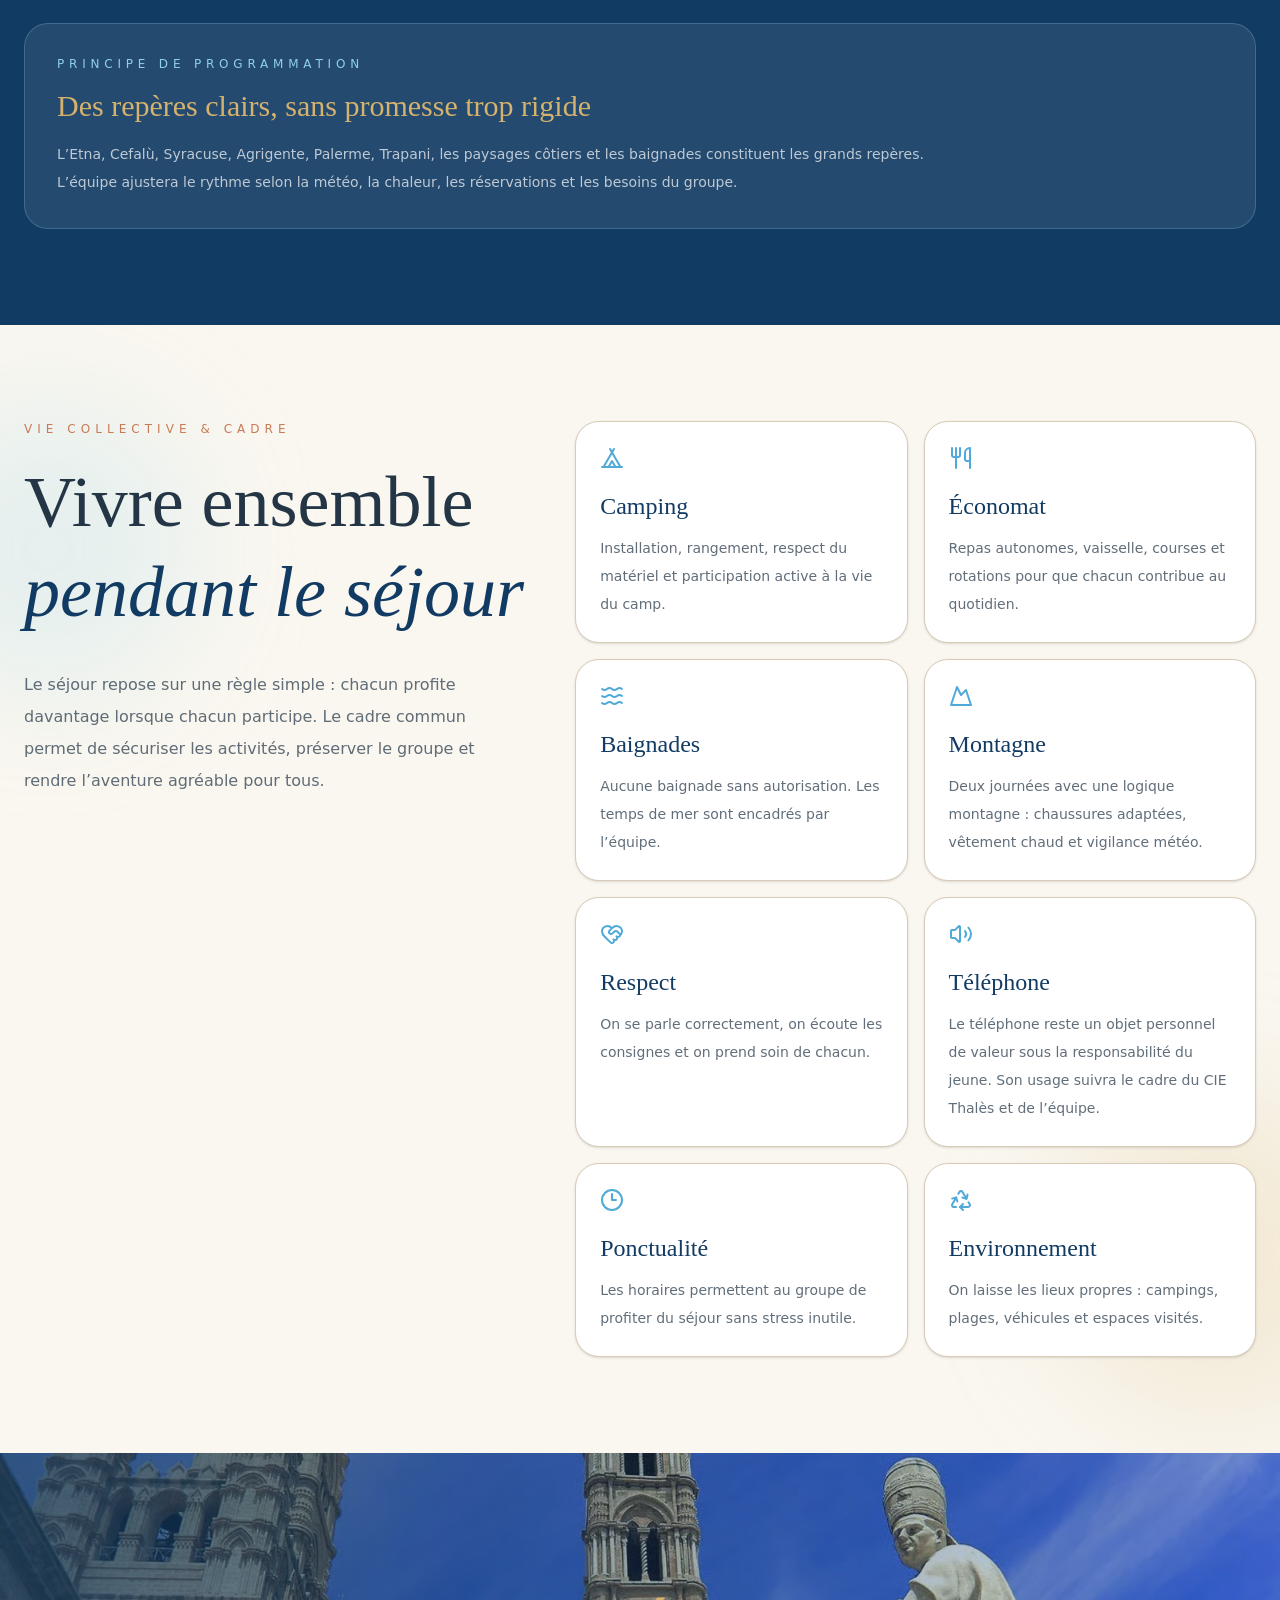
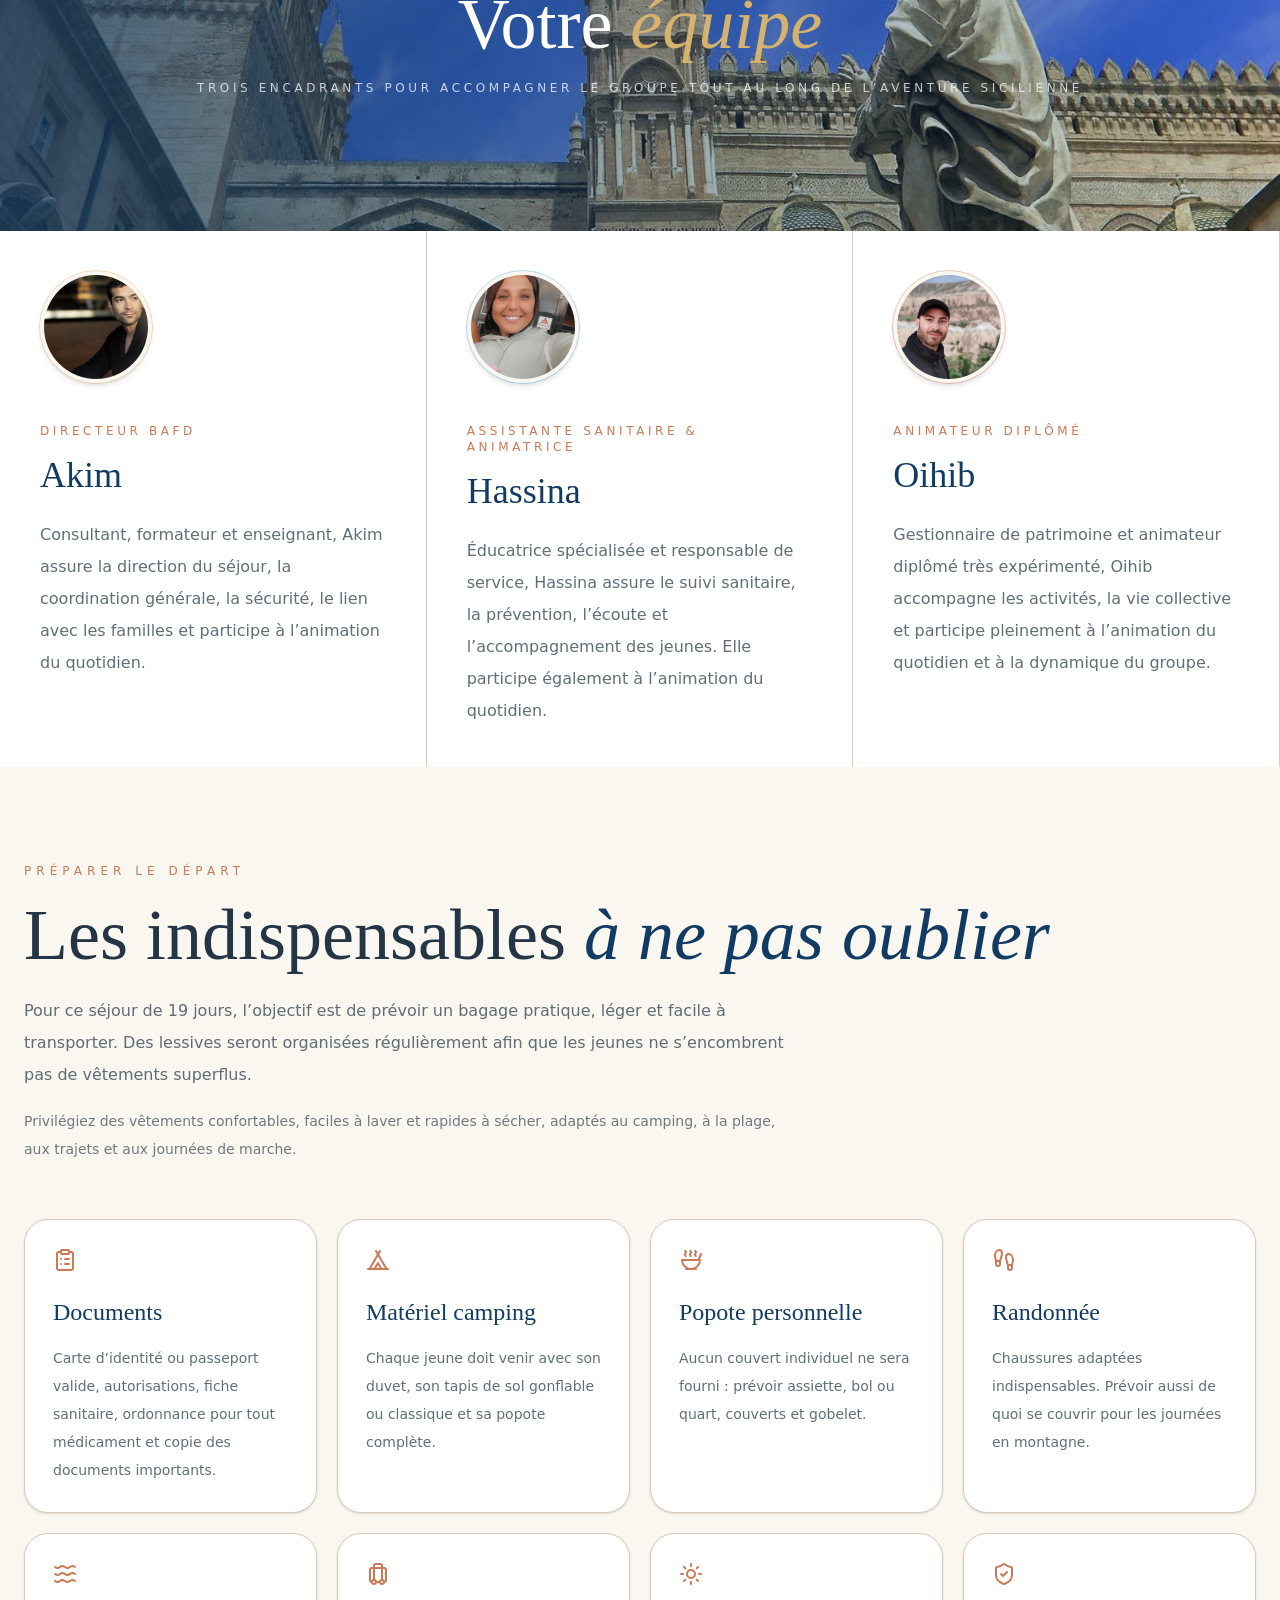
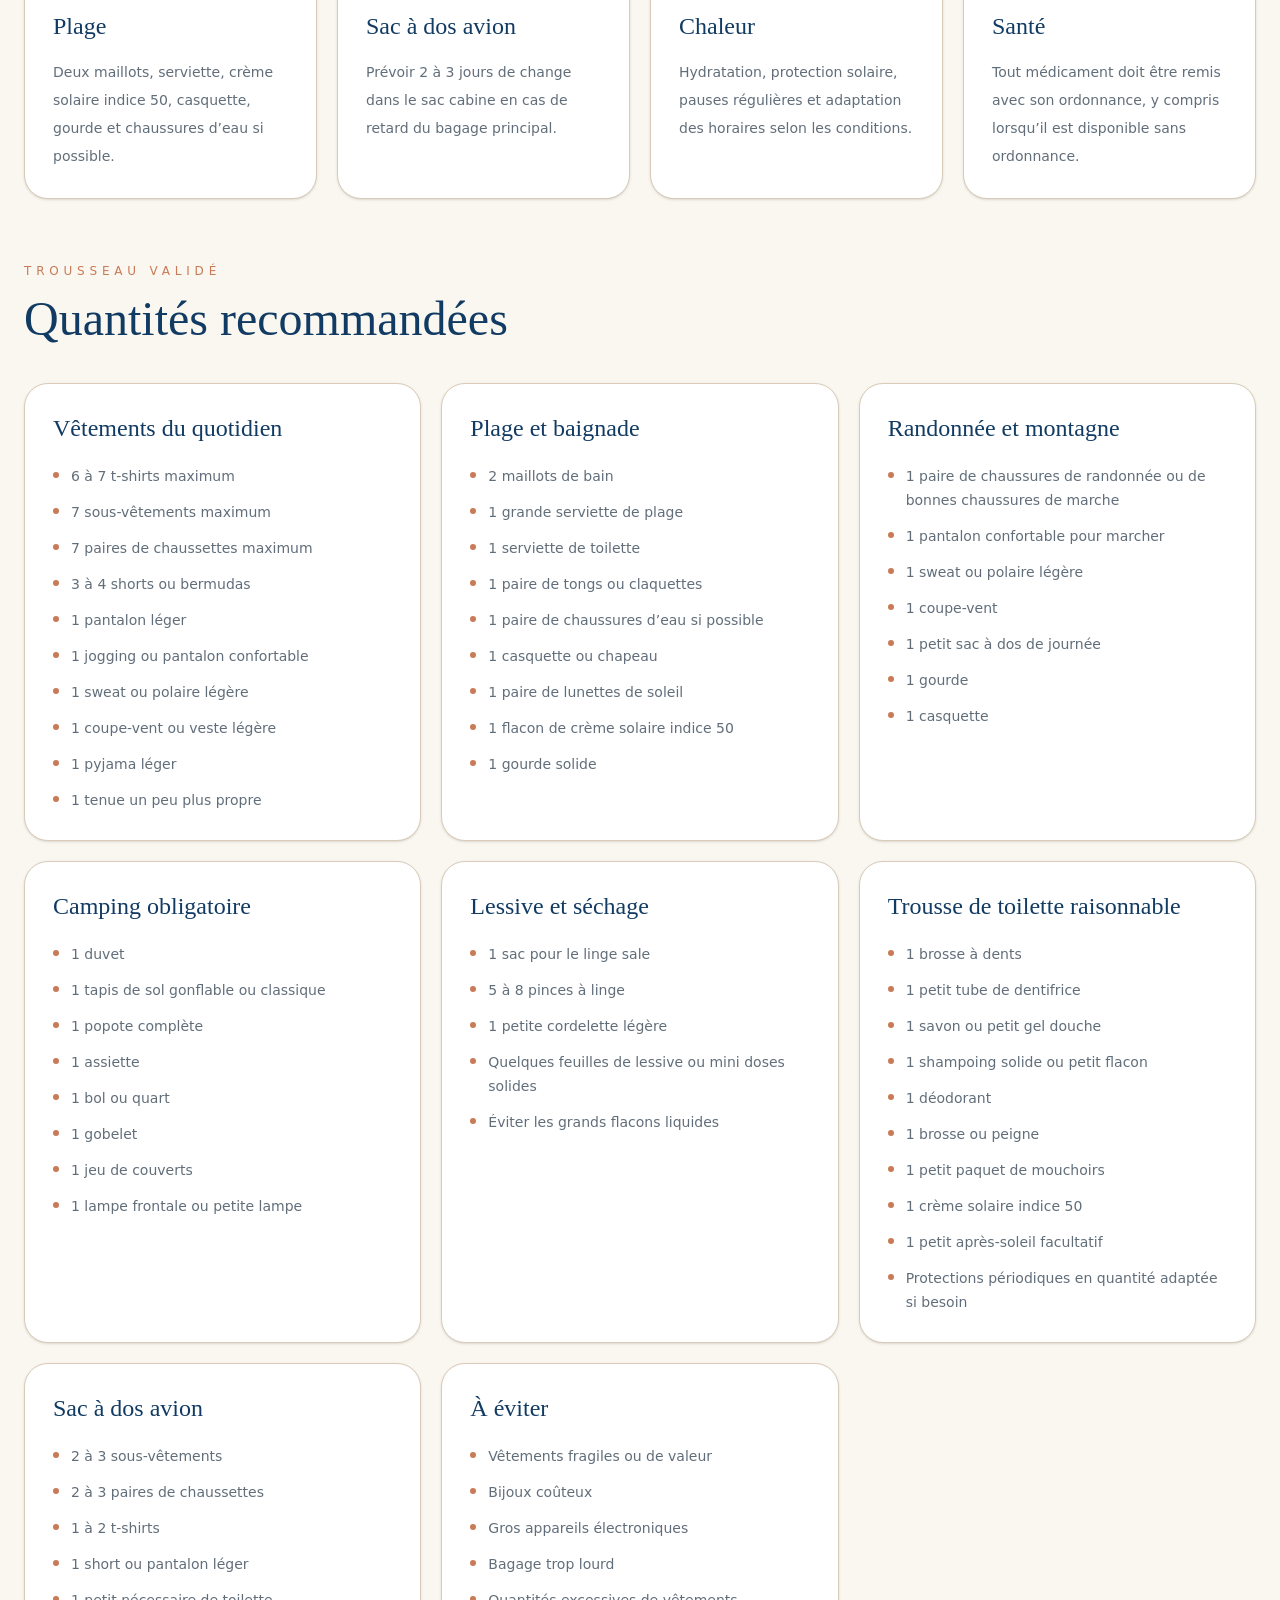
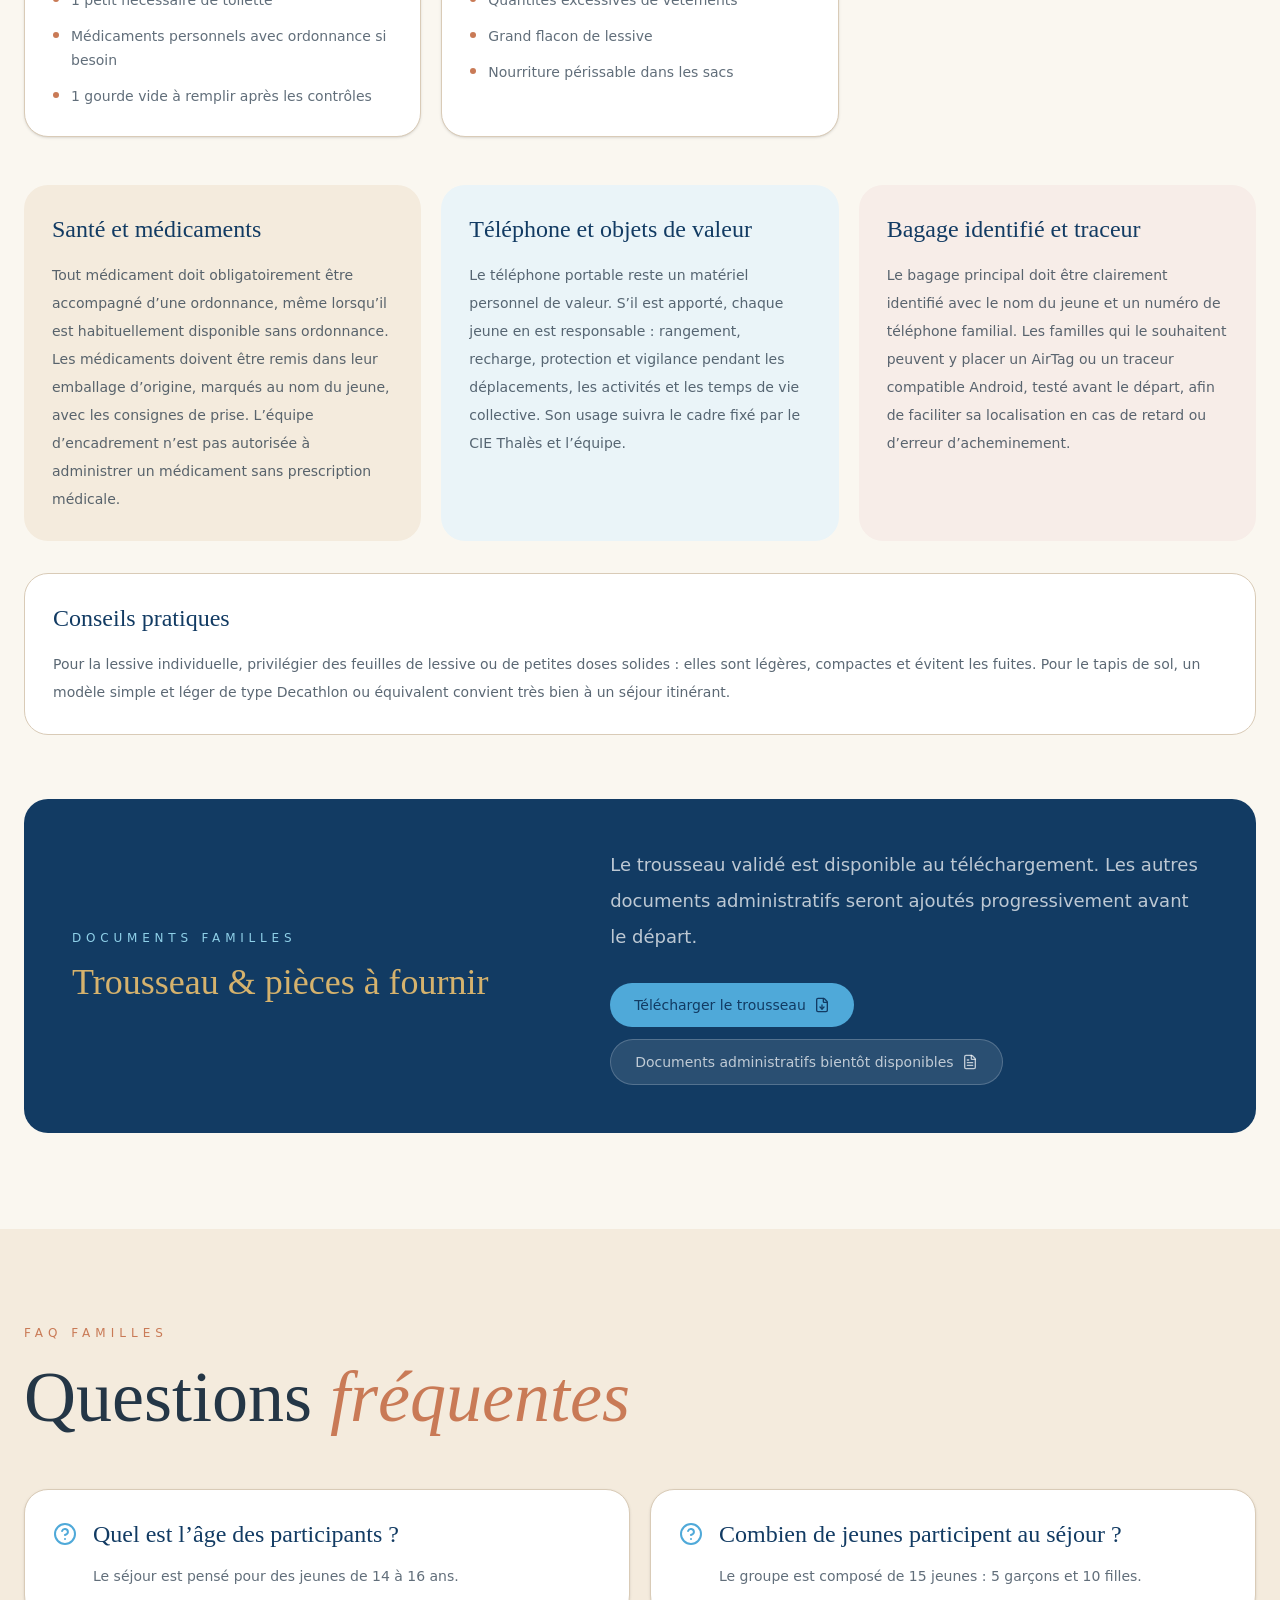
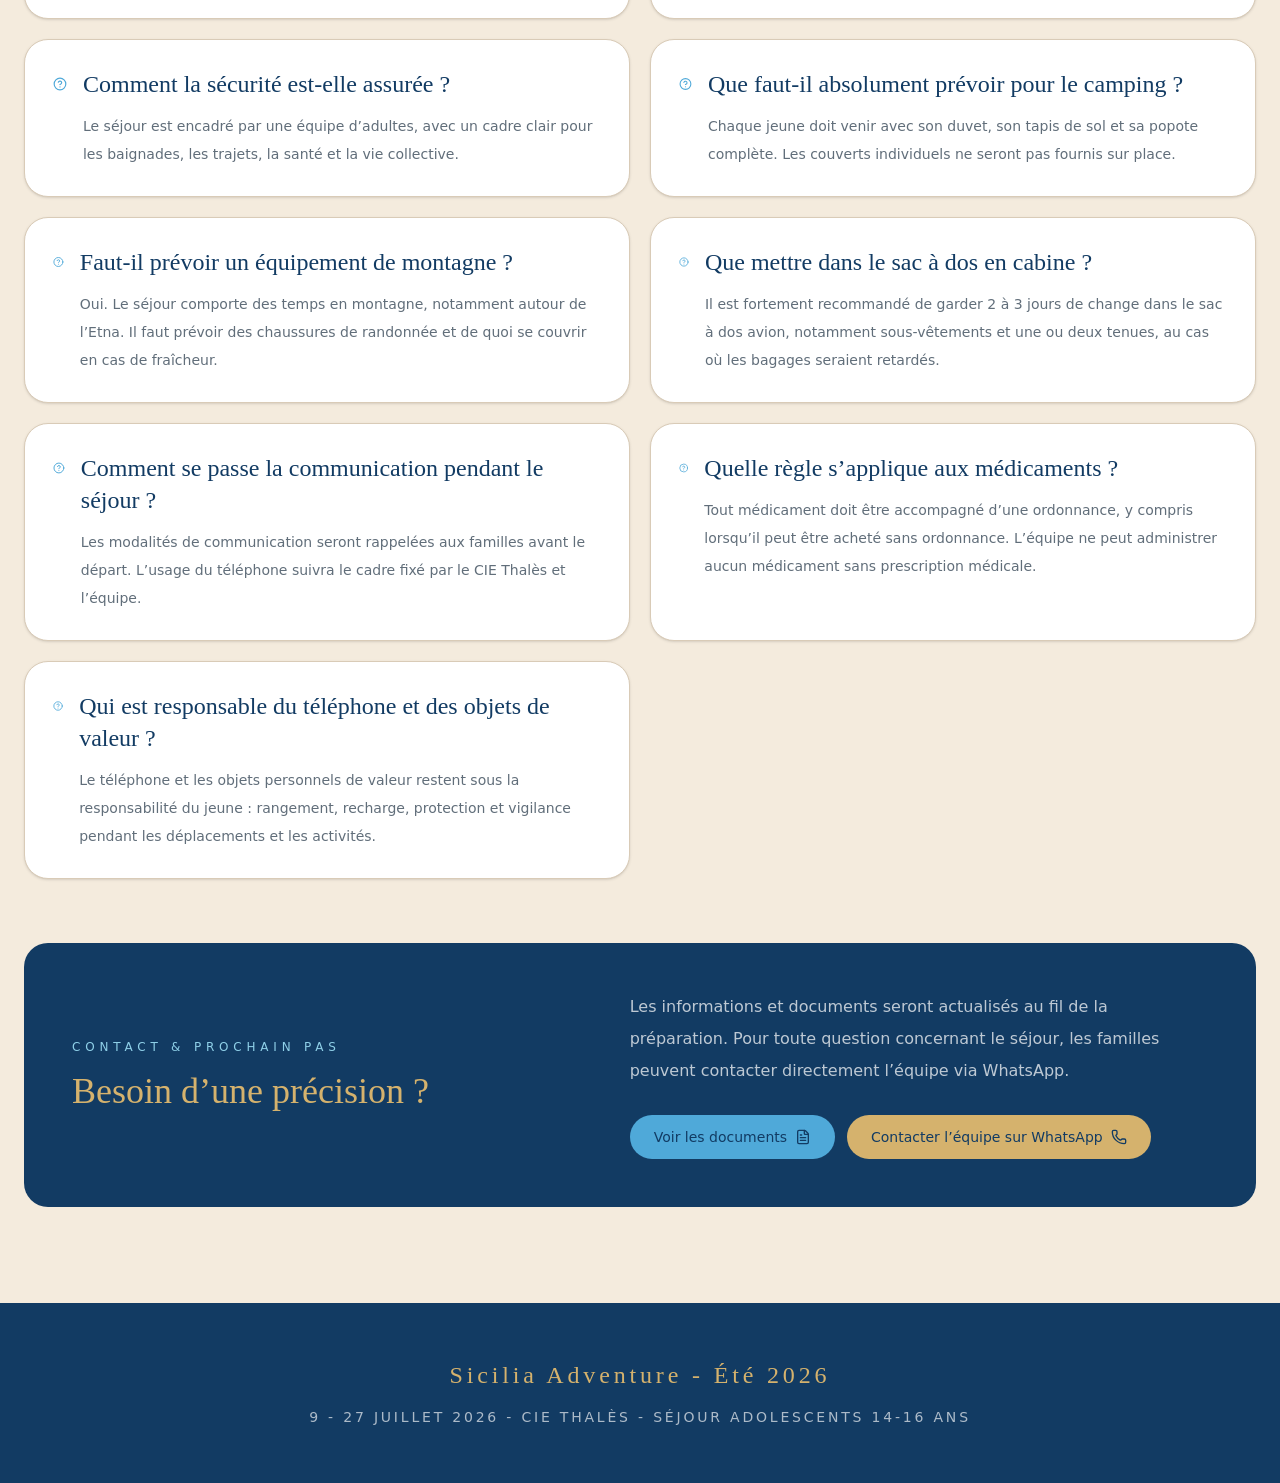
<file: docs/docs/index.html>
<!doctype html>
<html lang="fr">
  <head>
    <meta charset="UTF-8" />
    <meta name="viewport" content="width=device-width, initial-scale=1.0" />
    <meta name="theme-color" content="#123B63" />
    <meta name="description" content="Site d'information du séjour Sicile 2026 du CIE Thalès : programme, roadbook, équipe, trousseau et informations familles." />
    <title>Séjour Sicile 2026 - CIE Thalès</title>
    <script type="module" crossorigin src="./assets/index-BLR8Aprw.js"></script>
    <link rel="stylesheet" crossorigin href="./assets/index-dAVuKnGc.css">
  </head>
  <body>
    <div id="root"></div>
  </body>
</html>
</file>
<file: docs/assets/index-dAVuKnGc.css>
/*! tailwindcss v4.3.0 | MIT License | https://tailwindcss.com */
@layer properties{@supports (((-webkit-hyphens:none)) and (not (margin-trim:inline))) or ((-moz-orient:inline) and (not (color:rgb(from red r g b)))){*,:before,:after,::backdrop{--tw-rotate-x:initial;--tw-rotate-y:initial;--tw-rotate-z:initial;--tw-skew-x:initial;--tw-skew-y:initial;--tw-space-y-reverse:0;--tw-border-style:solid;--tw-leading:initial;--tw-font-weight:initial;--tw-tracking:initial;--tw-shadow:0 0 #0000;--tw-shadow-color:initial;--tw-shadow-alpha:100%;--tw-inset-shadow:0 0 #0000;--tw-inset-shadow-color:initial;--tw-inset-shadow-alpha:100%;--tw-ring-color:initial;--tw-ring-shadow:0 0 #0000;--tw-inset-ring-color:initial;--tw-inset-ring-shadow:0 0 #0000;--tw-ring-inset:initial;--tw-ring-offset-width:0px;--tw-ring-offset-color:#fff;--tw-ring-offset-shadow:0 0 #0000;--tw-outline-style:solid;--tw-blur:initial;--tw-brightness:initial;--tw-contrast:initial;--tw-grayscale:initial;--tw-hue-rotate:initial;--tw-invert:initial;--tw-opacity:initial;--tw-saturate:initial;--tw-sepia:initial;--tw-drop-shadow:initial;--tw-drop-shadow-color:initial;--tw-drop-shadow-alpha:100%;--tw-drop-shadow-size:initial;--tw-backdrop-blur:initial;--tw-backdrop-brightness:initial;--tw-backdrop-contrast:initial;--tw-backdrop-grayscale:initial;--tw-backdrop-hue-rotate:initial;--tw-backdrop-invert:initial;--tw-backdrop-opacity:initial;--tw-backdrop-saturate:initial;--tw-backdrop-sepia:initial;--tw-ease:initial}}}@layer theme{:root,:host{--font-sans:ui-sans-serif, system-ui, sans-serif, "Apple Color Emoji", "Segoe UI Emoji", "Segoe UI Symbol", "Noto Color Emoji";--font-serif:ui-serif, Georgia, Cambria, "Times New Roman", Times, serif;--font-mono:ui-monospace, SFMono-Regular, Menlo, Monaco, Consolas, "Liberation Mono", "Courier New", monospace;--color-white:#fff;--spacing:.25rem;--container-sm:24rem;--container-lg:32rem;--container-xl:36rem;--container-2xl:42rem;--container-3xl:48rem;--container-4xl:56rem;--container-7xl:80rem;--text-xs:.75rem;--text-xs--line-height:calc(1 / .75);--text-sm:.875rem;--text-sm--line-height:calc(1.25 / .875);--text-base:1rem;--text-base--line-height:calc(1.5 / 1);--text-lg:1.125rem;--text-lg--line-height:calc(1.75 / 1.125);--text-xl:1.25rem;--text-xl--line-height:calc(1.75 / 1.25);--text-2xl:1.5rem;--text-2xl--line-height:calc(2 / 1.5);--text-3xl:1.875rem;--text-3xl--line-height:calc(2.25 / 1.875);--text-4xl:2.25rem;--text-4xl--line-height:calc(2.5 / 2.25);--text-5xl:3rem;--text-5xl--line-height:1;--text-7xl:4.5rem;--text-7xl--line-height:1;--text-8xl:6rem;--text-8xl--line-height:1;--font-weight-medium:500;--leading-tight:1.25;--radius-2xl:1rem;--radius-3xl:1.5rem;--ease-in:cubic-bezier(.4, 0, 1, 1);--ease-out:cubic-bezier(0, 0, .2, 1);--ease-in-out:cubic-bezier(.4, 0, .2, 1);--blur-sm:8px;--blur-md:12px;--blur-3xl:64px;--default-transition-duration:.15s;--default-transition-timing-function:cubic-bezier(.4, 0, .2, 1);--default-font-family:var(--font-sans);--default-mono-font-family:var(--font-mono)}}@layer base{*,:after,:before,::backdrop{box-sizing:border-box;border:0 solid;margin:0;padding:0}::file-selector-button{box-sizing:border-box;border:0 solid;margin:0;padding:0}html,:host{-webkit-text-size-adjust:100%;tab-size:4;line-height:1.5;font-family:var(--default-font-family,ui-sans-serif, system-ui, sans-serif, "Apple Color Emoji", "Segoe UI Emoji", "Segoe UI Symbol", "Noto Color Emoji");font-feature-settings:var(--default-font-feature-settings,normal);font-variation-settings:var(--default-font-variation-settings,normal);-webkit-tap-highlight-color:transparent}hr{height:0;color:inherit;border-top-width:1px}abbr:where([title]){-webkit-text-decoration:underline dotted;text-decoration:underline dotted}h1,h2,h3,h4,h5,h6{font-size:inherit;font-weight:inherit}a{color:inherit;-webkit-text-decoration:inherit;-webkit-text-decoration:inherit;-webkit-text-decoration:inherit;-webkit-text-decoration:inherit;text-decoration:inherit}b,strong{font-weight:bolder}code,kbd,samp,pre{font-family:var(--default-mono-font-family,ui-monospace, SFMono-Regular, Menlo, Monaco, Consolas, "Liberation Mono", "Courier New", monospace);font-feature-settings:var(--default-mono-font-feature-settings,normal);font-variation-settings:var(--default-mono-font-variation-settings,normal);font-size:1em}small{font-size:80%}sub,sup{vertical-align:baseline;font-size:75%;line-height:0;position:relative}sub{bottom:-.25em}sup{top:-.5em}table{text-indent:0;border-color:inherit;border-collapse:collapse}:-moz-focusring{outline:auto}progress{vertical-align:baseline}summary{display:list-item}ol,ul,menu{list-style:none}img,svg,video,canvas,audio,iframe,embed,object{vertical-align:middle;display:block}img,video{max-width:100%;height:auto}button,input,select,optgroup,textarea{font:inherit;font-feature-settings:inherit;font-variation-settings:inherit;letter-spacing:inherit;color:inherit;opacity:1;background-color:#0000;border-radius:0}::file-selector-button{font:inherit;font-feature-settings:inherit;font-variation-settings:inherit;letter-spacing:inherit;color:inherit;opacity:1;background-color:#0000;border-radius:0}:where(select:is([multiple],[size])) optgroup{font-weight:bolder}:where(select:is([multiple],[size])) optgroup option{padding-inline-start:20px}::file-selector-button{margin-inline-end:4px}::placeholder{opacity:1}@supports (not ((-webkit-appearance:-apple-pay-button))) or (contain-intrinsic-size:1px){::placeholder{color:currentColor}@supports (color:color-mix(in lab, red, red)){::placeholder{color:color-mix(in oklab, currentcolor 50%, transparent)}}}textarea{resize:vertical}::-webkit-search-decoration{-webkit-appearance:none}::-webkit-date-and-time-value{min-height:1lh;text-align:inherit}::-webkit-datetime-edit{display:inline-flex}::-webkit-datetime-edit-fields-wrapper{padding:0}::-webkit-datetime-edit{padding-block:0}::-webkit-datetime-edit-year-field{padding-block:0}::-webkit-datetime-edit-month-field{padding-block:0}::-webkit-datetime-edit-day-field{padding-block:0}::-webkit-datetime-edit-hour-field{padding-block:0}::-webkit-datetime-edit-minute-field{padding-block:0}::-webkit-datetime-edit-second-field{padding-block:0}::-webkit-datetime-edit-millisecond-field{padding-block:0}::-webkit-datetime-edit-meridiem-field{padding-block:0}::-webkit-calendar-picker-indicator{line-height:1}:-moz-ui-invalid{box-shadow:none}button,input:where([type=button],[type=reset],[type=submit]){appearance:button}::file-selector-button{appearance:button}::-webkit-inner-spin-button{height:auto}::-webkit-outer-spin-button{height:auto}[hidden]:where(:not([hidden=until-found])){display:none!important}}@layer components;@layer utilities{.pointer-events-none{pointer-events:none}.visible{visibility:visible}.absolute{position:absolute}.fixed{position:fixed}.relative{position:relative}.inset-0{inset:calc(var(--spacing) * 0)}.top-0{top:calc(var(--spacing) * 0)}.top-20{top:calc(var(--spacing) * 20)}.top-28{top:calc(var(--spacing) * 28)}.-right-24{right:calc(var(--spacing) * -24)}.right-0{right:calc(var(--spacing) * 0)}.right-4{right:calc(var(--spacing) * 4)}.bottom-3{bottom:calc(var(--spacing) * 3)}.bottom-10{bottom:calc(var(--spacing) * 10)}.-left-24{left:calc(var(--spacing) * -24)}.-left-28{left:calc(var(--spacing) * -28)}.z-10{z-index:10}.z-50{z-index:50}.mx-auto{margin-inline:auto}.mt-1{margin-top:calc(var(--spacing) * 1)}.mt-2{margin-top:calc(var(--spacing) * 2)}.mt-3{margin-top:calc(var(--spacing) * 3)}.mt-4{margin-top:calc(var(--spacing) * 4)}.mt-5{margin-top:calc(var(--spacing) * 5)}.mt-6{margin-top:calc(var(--spacing) * 6)}.mt-7{margin-top:calc(var(--spacing) * 7)}.mt-8{margin-top:calc(var(--spacing) * 8)}.mt-10{margin-top:calc(var(--spacing) * 10)}.mt-12{margin-top:calc(var(--spacing) * 12)}.mt-14{margin-top:calc(var(--spacing) * 14)}.mt-16{margin-top:calc(var(--spacing) * 16)}.mb-3{margin-bottom:calc(var(--spacing) * 3)}.mb-5{margin-bottom:calc(var(--spacing) * 5)}.mb-6{margin-bottom:calc(var(--spacing) * 6)}.block{display:block}.contents{display:contents}.flex{display:flex}.grid{display:grid}.hidden{display:none}.inline{display:inline}.inline-flex{display:inline-flex}.h-1\.5{height:calc(var(--spacing) * 1.5)}.h-12{height:calc(var(--spacing) * 12)}.h-16{height:calc(var(--spacing) * 16)}.h-28{height:calc(var(--spacing) * 28)}.h-44{height:calc(var(--spacing) * 44)}.h-56{height:calc(var(--spacing) * 56)}.h-64{height:calc(var(--spacing) * 64)}.h-72{height:calc(var(--spacing) * 72)}.h-80{height:calc(var(--spacing) * 80)}.h-\[42vh\]{height:42vh}.h-full{height:100%}.min-h-\[170px\]{min-height:170px}.min-h-\[380px\]{min-height:380px}.min-h-\[calc\(100vh-4rem\)\]{min-height:calc(100vh - 4rem)}.min-h-screen{min-height:100vh}.w-1\.5{width:calc(var(--spacing) * 1.5)}.w-7{width:calc(var(--spacing) * 7)}.w-8{width:calc(var(--spacing) * 8)}.w-12{width:calc(var(--spacing) * 12)}.w-16{width:calc(var(--spacing) * 16)}.w-28{width:calc(var(--spacing) * 28)}.w-72{width:calc(var(--spacing) * 72)}.w-80{width:calc(var(--spacing) * 80)}.w-\[48\%\]{width:48%}.w-full{width:100%}.max-w-2xl{max-width:var(--container-2xl)}.max-w-3xl{max-width:var(--container-3xl)}.max-w-4xl{max-width:var(--container-4xl)}.max-w-7xl{max-width:var(--container-7xl)}.max-w-\[210px\]{max-width:210px}.max-w-lg{max-width:var(--container-lg)}.max-w-sm{max-width:var(--container-sm)}.max-w-xl{max-width:var(--container-xl)}.min-w-0{min-width:calc(var(--spacing) * 0)}.shrink-0{flex-shrink:0}.transform{transform:var(--tw-rotate-x,) var(--tw-rotate-y,) var(--tw-rotate-z,) var(--tw-skew-x,) var(--tw-skew-y,)}.resize{resize:both}.grid-cols-1{grid-template-columns:repeat(1,minmax(0,1fr))}.grid-cols-2{grid-template-columns:repeat(2,minmax(0,1fr))}.grid-cols-3{grid-template-columns:repeat(3,minmax(0,1fr))}.flex-wrap{flex-wrap:wrap}.items-center{align-items:center}.items-start{align-items:flex-start}.justify-between{justify-content:space-between}.justify-center{justify-content:center}.gap-0{gap:calc(var(--spacing) * 0)}.gap-1\.5{gap:calc(var(--spacing) * 1.5)}.gap-2{gap:calc(var(--spacing) * 2)}.gap-3{gap:calc(var(--spacing) * 3)}.gap-4{gap:calc(var(--spacing) * 4)}.gap-5{gap:calc(var(--spacing) * 5)}.gap-6{gap:calc(var(--spacing) * 6)}.gap-8{gap:calc(var(--spacing) * 8)}.gap-10{gap:calc(var(--spacing) * 10)}.gap-12{gap:calc(var(--spacing) * 12)}:where(.space-y-3>:not(:last-child)){--tw-space-y-reverse:0;margin-block-start:calc(calc(var(--spacing) * 3) * var(--tw-space-y-reverse));margin-block-end:calc(calc(var(--spacing) * 3) * calc(1 - var(--tw-space-y-reverse)))}.overflow-hidden{overflow:hidden}.rounded-2xl{border-radius:var(--radius-2xl)}.rounded-3xl{border-radius:var(--radius-3xl)}.rounded-\[1\.75rem\]{border-radius:1.75rem}.rounded-\[2rem\]{border-radius:2rem}.rounded-full{border-radius:3.40282e38px}.border{border-style:var(--tw-border-style);border-width:1px}.border-4{border-style:var(--tw-border-style);border-width:4px}.border-t{border-top-style:var(--tw-border-style);border-top-width:1px}.border-r{border-right-style:var(--tw-border-style);border-right-width:1px}.border-b{border-bottom-style:var(--tw-border-style);border-bottom-width:1px}.border-\[\#8FD0E8\]\/25{border-color:oklab(82.2263% -.053936 -.0504487/.25)}.border-\[\#D5B26D\]{border-color:#d5b26d}.border-\[\#D9CBB7\]{border-color:#d9cbb7}.border-\[\#E6D6BE\]{border-color:#e6d6be}.border-\[\#FAF7F0\]{border-color:#faf7f0}.border-white{border-color:var(--color-white)}.border-white\/12{border-color:#ffffff1f}@supports (color:color-mix(in lab, red, red)){.border-white\/12{border-color:color-mix(in oklab, var(--color-white) 12%, transparent)}}.border-white\/15{border-color:#ffffff26}@supports (color:color-mix(in lab, red, red)){.border-white\/15{border-color:color-mix(in oklab, var(--color-white) 15%, transparent)}}.border-white\/20{border-color:#fff3}@supports (color:color-mix(in lab, red, red)){.border-white\/20{border-color:color-mix(in oklab, var(--color-white) 20%, transparent)}}.border-white\/30{border-color:#ffffff4d}@supports (color:color-mix(in lab, red, red)){.border-white\/30{border-color:color-mix(in oklab, var(--color-white) 30%, transparent)}}.bg-\[\#4FA9D9\]{background-color:#4fa9d9}.bg-\[\#8FD0E8\]{background-color:#8fd0e8}.bg-\[\#8FD0E8\]\/20{background-color:oklab(82.2263% -.053936 -.0504487/.2)}.bg-\[\#25D366\]{background-color:#25d366}.bg-\[\#123B63\]{background-color:#123b63}.bg-\[\#123B63\]\/35{background-color:oklab(34.6368% -.0269112 -.0788029/.35)}.bg-\[\#C97A56\]{background-color:#c97a56}.bg-\[\#D5B26D\]{background-color:#d5b26d}.bg-\[\#D5B26D\]\/18{background-color:oklab(77.9508% .0111356 .095933/.18)}.bg-\[\#D5B26D\]\/20{background-color:oklab(77.9508% .0111356 .095933/.2)}.bg-\[\#E8F7EC\]{background-color:#e8f7ec}.bg-\[\#EAF4F8\]{background-color:#eaf4f8}.bg-\[\#F4EBDD\]{background-color:#f4ebdd}.bg-\[\#F7EDE8\]{background-color:#f7ede8}.bg-\[\#FAF7F0\]{background-color:#faf7f0}.bg-\[\#FAF7F0\]\/92{background-color:oklab(97.652% .0004327 .00979012/.92)}.bg-\[\#FCFCFA\]{background-color:#fcfcfa}.bg-\[\#FDF8EF\]{background-color:#fdf8ef}.bg-white{background-color:var(--color-white)}.bg-white\/8{background-color:#ffffff14}@supports (color:color-mix(in lab, red, red)){.bg-white\/8{background-color:color-mix(in oklab, var(--color-white) 8%, transparent)}}.bg-white\/10{background-color:#ffffff1a}@supports (color:color-mix(in lab, red, red)){.bg-white\/10{background-color:color-mix(in oklab, var(--color-white) 10%, transparent)}}.bg-white\/12{background-color:#ffffff1f}@supports (color:color-mix(in lab, red, red)){.bg-white\/12{background-color:color-mix(in oklab, var(--color-white) 12%, transparent)}}.bg-white\/95{background-color:#fffffff2}@supports (color:color-mix(in lab, red, red)){.bg-white\/95{background-color:color-mix(in oklab, var(--color-white) 95%, transparent)}}.bg-\[linear-gradient\(to_right\,rgba\(18\,59\,99\,0\.78\)\,rgba\(18\,59\,99\,0\.42\)\,rgba\(18\,59\,99\,0\.2\)\)\]{background-image:linear-gradient(90deg,#123b63c7,#123b636b,#123b6333)}.bg-\[linear-gradient\(to_right\,rgba\(18\,59\,99\,0\.78\)\,rgba\(18\,59\,99\,0\.42\)\,rgba\(18\,59\,99\,0\.18\)\)\]{background-image:linear-gradient(90deg,#123b63c7,#123b636b,#123b632e)}.bg-\[radial-gradient\(circle_at_20\%_25\%\,rgba\(255\,255\,255\,0\.18\)\,transparent_28\%\)\,radial-gradient\(circle_at_78\%_18\%\,rgba\(213\,178\,109\,0\.2\)\,transparent_28\%\)\]{background-image:radial-gradient(circle at 20% 25%,#ffffff2e,#0000 28%),radial-gradient(circle at 78% 18%,#d5b26d33,#0000 28%)}.\[mask-image\:linear-gradient\(to_left\,black\,transparent\)\]{-webkit-mask-image:linear-gradient(270deg,#000,#0000);mask-image:linear-gradient(270deg,#000,#0000)}.bg-contain{background-size:contain}.bg-cover{background-size:cover}.bg-center{background-position:50%}.bg-no-repeat{background-repeat:no-repeat}.object-cover{object-fit:cover}.p-4{padding:calc(var(--spacing) * 4)}.p-5{padding:calc(var(--spacing) * 5)}.p-6{padding:calc(var(--spacing) * 6)}.p-7{padding:calc(var(--spacing) * 7)}.p-8{padding:calc(var(--spacing) * 8)}.p-10{padding:calc(var(--spacing) * 10)}.px-3{padding-inline:calc(var(--spacing) * 3)}.px-4{padding-inline:calc(var(--spacing) * 4)}.px-5{padding-inline:calc(var(--spacing) * 5)}.px-6{padding-inline:calc(var(--spacing) * 6)}.py-1{padding-block:calc(var(--spacing) * 1)}.py-3{padding-block:calc(var(--spacing) * 3)}.py-5{padding-block:calc(var(--spacing) * 5)}.py-14{padding-block:calc(var(--spacing) * 14)}.py-16{padding-block:calc(var(--spacing) * 16)}.py-24{padding-block:calc(var(--spacing) * 24)}.pt-16{padding-top:calc(var(--spacing) * 16)}.text-center{text-align:center}.font-serif{font-family:var(--font-serif)}.text-2xl{font-size:var(--text-2xl);line-height:var(--tw-leading,var(--text-2xl--line-height))}.text-3xl{font-size:var(--text-3xl);line-height:var(--tw-leading,var(--text-3xl--line-height))}.text-4xl{font-size:var(--text-4xl);line-height:var(--tw-leading,var(--text-4xl--line-height))}.text-5xl{font-size:var(--text-5xl);line-height:var(--tw-leading,var(--text-5xl--line-height))}.text-base{font-size:var(--text-base);line-height:var(--tw-leading,var(--text-base--line-height))}.text-lg{font-size:var(--text-lg);line-height:var(--tw-leading,var(--text-lg--line-height))}.text-sm{font-size:var(--text-sm);line-height:var(--tw-leading,var(--text-sm--line-height))}.text-xl{font-size:var(--text-xl);line-height:var(--tw-leading,var(--text-xl--line-height))}.text-xs{font-size:var(--text-xs);line-height:var(--tw-leading,var(--text-xs--line-height))}.text-\[11px\]{font-size:11px}.leading-6{--tw-leading:calc(var(--spacing) * 6);line-height:calc(var(--spacing) * 6)}.leading-7{--tw-leading:calc(var(--spacing) * 7);line-height:calc(var(--spacing) * 7)}.leading-8{--tw-leading:calc(var(--spacing) * 8);line-height:calc(var(--spacing) * 8)}.leading-9{--tw-leading:calc(var(--spacing) * 9);line-height:calc(var(--spacing) * 9)}.leading-none{--tw-leading:1;line-height:1}.leading-tight{--tw-leading:var(--leading-tight);line-height:var(--leading-tight)}.font-medium{--tw-font-weight:var(--font-weight-medium);font-weight:var(--font-weight-medium)}.tracking-\[0\.2em\]{--tw-tracking:.2em;letter-spacing:.2em}.tracking-\[0\.3em\]{--tw-tracking:.3em;letter-spacing:.3em}.tracking-\[0\.4em\]{--tw-tracking:.4em;letter-spacing:.4em}.tracking-\[0\.5em\]{--tw-tracking:.5em;letter-spacing:.5em}.tracking-\[0\.16em\]{--tw-tracking:.16em;letter-spacing:.16em}.tracking-\[0\.18em\]{--tw-tracking:.18em;letter-spacing:.18em}.tracking-\[0\.23em\]{--tw-tracking:.23em;letter-spacing:.23em}.tracking-\[0\.24em\]{--tw-tracking:.24em;letter-spacing:.24em}.tracking-\[0\.28em\]{--tw-tracking:.28em;letter-spacing:.28em}.tracking-\[0\.32em\]{--tw-tracking:.32em;letter-spacing:.32em}.tracking-\[0\.42em\]{--tw-tracking:.42em;letter-spacing:.42em}.text-\[\#4FA9D9\]{color:#4fa9d9}.text-\[\#8FD0E8\]{color:#8fd0e8}.text-\[\#25D366\]{color:#25d366}.text-\[\#123B63\]{color:#123b63}.text-\[\#123B63\]\/5{color:oklab(34.6368% -.0269112 -.0788029/.05)}.text-\[\#123B63\]\/70{color:oklab(34.6368% -.0269112 -.0788029/.7)}.text-\[\#123B63\]\/75{color:oklab(34.6368% -.0269112 -.0788029/.75)}.text-\[\#987a38\]{color:#987a38}.text-\[\#243646\]{color:#243646}.text-\[\#243646\]\/45{color:oklab(32.4687% -.0150055 -.0338219/.45)}.text-\[\#243646\]\/55{color:oklab(32.4687% -.0150055 -.0338219/.55)}.text-\[\#243646\]\/65{color:oklab(32.4687% -.0150055 -.0338219/.65)}.text-\[\#243646\]\/72{color:oklab(32.4687% -.0150055 -.0338219/.72)}.text-\[\#243646\]\/75{color:oklab(32.4687% -.0150055 -.0338219/.75)}.text-\[\#C97A56\]{color:#c97a56}.text-\[\#D5B26D\]{color:#d5b26d}.text-white{color:var(--color-white)}.text-white\/65{color:#ffffffa6}@supports (color:color-mix(in lab, red, red)){.text-white\/65{color:color-mix(in oklab, var(--color-white) 65%, transparent)}}.text-white\/70{color:#ffffffb3}@supports (color:color-mix(in lab, red, red)){.text-white\/70{color:color-mix(in oklab, var(--color-white) 70%, transparent)}}.text-white\/72{color:#ffffffb8}@supports (color:color-mix(in lab, red, red)){.text-white\/72{color:color-mix(in oklab, var(--color-white) 72%, transparent)}}.text-white\/75{color:#ffffffbf}@supports (color:color-mix(in lab, red, red)){.text-white\/75{color:color-mix(in oklab, var(--color-white) 75%, transparent)}}.text-white\/85{color:#ffffffd9}@supports (color:color-mix(in lab, red, red)){.text-white\/85{color:color-mix(in oklab, var(--color-white) 85%, transparent)}}.text-white\/90{color:#ffffffe6}@supports (color:color-mix(in lab, red, red)){.text-white\/90{color:color-mix(in oklab, var(--color-white) 90%, transparent)}}.text-white\/92{color:#ffffffeb}@supports (color:color-mix(in lab, red, red)){.text-white\/92{color:color-mix(in oklab, var(--color-white) 92%, transparent)}}.uppercase{text-transform:uppercase}.italic{font-style:italic}.opacity-20{opacity:.2}.shadow-\[0_8px_20px_rgba\(37\,211\,102\,0\.22\)\]{--tw-shadow:0 8px 20px var(--tw-shadow-color,#25d36638);box-shadow:var(--tw-inset-shadow), var(--tw-inset-ring-shadow), var(--tw-ring-offset-shadow), var(--tw-ring-shadow), var(--tw-shadow)}.shadow-\[0_10px_24px_rgba\(18\,59\,99\,0\.08\)\]{--tw-shadow:0 10px 24px var(--tw-shadow-color,#123b6314);box-shadow:var(--tw-inset-shadow), var(--tw-inset-ring-shadow), var(--tw-ring-offset-shadow), var(--tw-ring-shadow), var(--tw-shadow)}.shadow-\[0_14px_40px_rgba\(18\,59\,99\,0\.07\)\]{--tw-shadow:0 14px 40px var(--tw-shadow-color,#123b6312);box-shadow:var(--tw-inset-shadow), var(--tw-inset-ring-shadow), var(--tw-ring-offset-shadow), var(--tw-ring-shadow), var(--tw-shadow)}.shadow-\[0_20px_60px_rgba\(0\,0\,0\,0\.18\)\]{--tw-shadow:0 20px 60px var(--tw-shadow-color,#0000002e);box-shadow:var(--tw-inset-shadow), var(--tw-inset-ring-shadow), var(--tw-ring-offset-shadow), var(--tw-ring-shadow), var(--tw-shadow)}.shadow-md{--tw-shadow:0 4px 6px -1px var(--tw-shadow-color,#0000001a), 0 2px 4px -2px var(--tw-shadow-color,#0000001a);box-shadow:var(--tw-inset-shadow), var(--tw-inset-ring-shadow), var(--tw-ring-offset-shadow), var(--tw-ring-shadow), var(--tw-shadow)}.shadow-sm{--tw-shadow:0 1px 3px 0 var(--tw-shadow-color,#0000001a), 0 1px 2px -1px var(--tw-shadow-color,#0000001a);box-shadow:var(--tw-inset-shadow), var(--tw-inset-ring-shadow), var(--tw-ring-offset-shadow), var(--tw-ring-shadow), var(--tw-shadow)}.outline{outline-style:var(--tw-outline-style);outline-width:1px}.blur{--tw-blur:blur(8px);filter:var(--tw-blur,) var(--tw-brightness,) var(--tw-contrast,) var(--tw-grayscale,) var(--tw-hue-rotate,) var(--tw-invert,) var(--tw-saturate,) var(--tw-sepia,) var(--tw-drop-shadow,)}.blur-3xl{--tw-blur:blur(var(--blur-3xl));filter:var(--tw-blur,) var(--tw-brightness,) var(--tw-contrast,) var(--tw-grayscale,) var(--tw-hue-rotate,) var(--tw-invert,) var(--tw-saturate,) var(--tw-sepia,) var(--tw-drop-shadow,)}.drop-shadow{--tw-drop-shadow-size:drop-shadow(0 1px 2px var(--tw-drop-shadow-color,#0000001a)) drop-shadow(0 1px 1px var(--tw-drop-shadow-color,#0000000f));--tw-drop-shadow:drop-shadow(0 1px 2px #0000001a) drop-shadow(0 1px 1px #0000000f);filter:var(--tw-blur,) var(--tw-brightness,) var(--tw-contrast,) var(--tw-grayscale,) var(--tw-hue-rotate,) var(--tw-invert,) var(--tw-saturate,) var(--tw-sepia,) var(--tw-drop-shadow,)}.filter{filter:var(--tw-blur,) var(--tw-brightness,) var(--tw-contrast,) var(--tw-grayscale,) var(--tw-hue-rotate,) var(--tw-invert,) var(--tw-saturate,) var(--tw-sepia,) var(--tw-drop-shadow,)}.backdrop-blur-md{--tw-backdrop-blur:blur(var(--blur-md));-webkit-backdrop-filter:var(--tw-backdrop-blur,) var(--tw-backdrop-brightness,) var(--tw-backdrop-contrast,) var(--tw-backdrop-grayscale,) var(--tw-backdrop-hue-rotate,) var(--tw-backdrop-invert,) var(--tw-backdrop-opacity,) var(--tw-backdrop-saturate,) var(--tw-backdrop-sepia,);backdrop-filter:var(--tw-backdrop-blur,) var(--tw-backdrop-brightness,) var(--tw-backdrop-contrast,) var(--tw-backdrop-grayscale,) var(--tw-backdrop-hue-rotate,) var(--tw-backdrop-invert,) var(--tw-backdrop-opacity,) var(--tw-backdrop-saturate,) var(--tw-backdrop-sepia,)}.backdrop-blur-sm{--tw-backdrop-blur:blur(var(--blur-sm));-webkit-backdrop-filter:var(--tw-backdrop-blur,) var(--tw-backdrop-brightness,) var(--tw-backdrop-contrast,) var(--tw-backdrop-grayscale,) var(--tw-backdrop-hue-rotate,) var(--tw-backdrop-invert,) var(--tw-backdrop-opacity,) var(--tw-backdrop-saturate,) var(--tw-backdrop-sepia,);backdrop-filter:var(--tw-backdrop-blur,) var(--tw-backdrop-brightness,) var(--tw-backdrop-contrast,) var(--tw-backdrop-grayscale,) var(--tw-backdrop-hue-rotate,) var(--tw-backdrop-invert,) var(--tw-backdrop-opacity,) var(--tw-backdrop-saturate,) var(--tw-backdrop-sepia,)}.transition{transition-property:color,background-color,border-color,outline-color,text-decoration-color,fill,stroke,--tw-gradient-from,--tw-gradient-via,--tw-gradient-to,opacity,box-shadow,transform,translate,scale,rotate,filter,-webkit-backdrop-filter,backdrop-filter,display,content-visibility,overlay,pointer-events;transition-timing-function:var(--tw-ease,var(--default-transition-timing-function));transition-duration:var(--tw-duration,var(--default-transition-duration))}.ease-in{--tw-ease:var(--ease-in);transition-timing-function:var(--ease-in)}.ease-in-out{--tw-ease:var(--ease-in-out);transition-timing-function:var(--ease-in-out)}.ease-out{--tw-ease:var(--ease-out);transition-timing-function:var(--ease-out)}.select-none{-webkit-user-select:none;user-select:none}.last\:border-r-0:last-child{border-right-style:var(--tw-border-style);border-right-width:0}@media (hover:hover){.hover\:bg-\[\#1FB85A\]:hover{background-color:#1fb85a}.hover\:bg-\[\#8FD0E8\]:hover{background-color:#8fd0e8}.hover\:bg-\[\#E6D6BE\]:hover{background-color:#e6d6be}.hover\:bg-white\/15:hover{background-color:#ffffff26}@supports (color:color-mix(in lab, red, red)){.hover\:bg-white\/15:hover{background-color:color-mix(in oklab, var(--color-white) 15%, transparent)}}.hover\:text-\[\#C97A56\]:hover{color:#c97a56}}@media (width>=40rem){.sm\:grid-cols-2{grid-template-columns:repeat(2,minmax(0,1fr))}.sm\:grid-cols-3{grid-template-columns:repeat(3,minmax(0,1fr))}}@media (width>=48rem){.md\:grid-cols-2{grid-template-columns:repeat(2,minmax(0,1fr))}.md\:grid-cols-3{grid-template-columns:repeat(3,minmax(0,1fr))}.md\:grid-cols-4{grid-template-columns:repeat(4,minmax(0,1fr))}.md\:grid-cols-5{grid-template-columns:repeat(5,minmax(0,1fr))}.md\:grid-cols-\[1fr_1\.1fr\]{grid-template-columns:1fr 1.1fr}.md\:grid-cols-\[1fr_1\.2fr\]{grid-template-columns:1fr 1.2fr}.md\:grid-cols-\[1fr_210px\]{grid-template-columns:1fr 210px}.md\:items-center{align-items:center}.md\:p-10{padding:calc(var(--spacing) * 10)}.md\:p-12{padding:calc(var(--spacing) * 12)}.md\:text-2xl{font-size:var(--text-2xl);line-height:var(--tw-leading,var(--text-2xl--line-height))}.md\:text-5xl{font-size:var(--text-5xl);line-height:var(--tw-leading,var(--text-5xl--line-height))}.md\:text-7xl{font-size:var(--text-7xl);line-height:var(--tw-leading,var(--text-7xl--line-height))}.md\:text-base{font-size:var(--text-base);line-height:var(--tw-leading,var(--text-base--line-height))}.md\:text-lg{font-size:var(--text-lg);line-height:var(--tw-leading,var(--text-lg--line-height))}}@media (width>=64rem){.lg\:block{display:block}.lg\:grid-cols-2{grid-template-columns:repeat(2,minmax(0,1fr))}.lg\:grid-cols-3{grid-template-columns:repeat(3,minmax(0,1fr))}.lg\:grid-cols-4{grid-template-columns:repeat(4,minmax(0,1fr))}.lg\:grid-cols-\[0\.85fr_1\.15fr\]{grid-template-columns:.85fr 1.15fr}.lg\:grid-cols-\[1\.1fr_0\.9fr\]{grid-template-columns:1.1fr .9fr}.lg\:items-start{align-items:flex-start}.lg\:px-8{padding-inline:calc(var(--spacing) * 8)}.lg\:text-8xl{font-size:var(--text-8xl);line-height:var(--tw-leading,var(--text-8xl--line-height))}}@media (width>=80rem){.xl\:flex{display:flex}.xl\:hidden{display:none}}}html{scroll-behavior:smooth}body{color:#243646;background:#faf7f0;min-width:320px;margin:0;font-family:Inter,ui-sans-serif,system-ui,-apple-system,BlinkMacSystemFont,Segoe UI,sans-serif}.font-serif{font-family:Georgia,Times New Roman,serif}*{box-sizing:border-box}::selection{color:#123b63;background:#8fd0e8}@property --tw-rotate-x{syntax:"*";inherits:false}@property --tw-rotate-y{syntax:"*";inherits:false}@property --tw-rotate-z{syntax:"*";inherits:false}@property --tw-skew-x{syntax:"*";inherits:false}@property --tw-skew-y{syntax:"*";inherits:false}@property --tw-space-y-reverse{syntax:"*";inherits:false;initial-value:0}@property --tw-border-style{syntax:"*";inherits:false;initial-value:solid}@property --tw-leading{syntax:"*";inherits:false}@property --tw-font-weight{syntax:"*";inherits:false}@property --tw-tracking{syntax:"*";inherits:false}@property --tw-shadow{syntax:"*";inherits:false;initial-value:0 0 #0000}@property --tw-shadow-color{syntax:"*";inherits:false}@property --tw-shadow-alpha{syntax:"<percentage>";inherits:false;initial-value:100%}@property --tw-inset-shadow{syntax:"*";inherits:false;initial-value:0 0 #0000}@property --tw-inset-shadow-color{syntax:"*";inherits:false}@property --tw-inset-shadow-alpha{syntax:"<percentage>";inherits:false;initial-value:100%}@property --tw-ring-color{syntax:"*";inherits:false}@property --tw-ring-shadow{syntax:"*";inherits:false;initial-value:0 0 #0000}@property --tw-inset-ring-color{syntax:"*";inherits:false}@property --tw-inset-ring-shadow{syntax:"*";inherits:false;initial-value:0 0 #0000}@property --tw-ring-inset{syntax:"*";inherits:false}@property --tw-ring-offset-width{syntax:"<length>";inherits:false;initial-value:0}@property --tw-ring-offset-color{syntax:"*";inherits:false;initial-value:#fff}@property --tw-ring-offset-shadow{syntax:"*";inherits:false;initial-value:0 0 #0000}@property --tw-outline-style{syntax:"*";inherits:false;initial-value:solid}@property --tw-blur{syntax:"*";inherits:false}@property --tw-brightness{syntax:"*";inherits:false}@property --tw-contrast{syntax:"*";inherits:false}@property --tw-grayscale{syntax:"*";inherits:false}@property --tw-hue-rotate{syntax:"*";inherits:false}@property --tw-invert{syntax:"*";inherits:false}@property --tw-opacity{syntax:"*";inherits:false}@property --tw-saturate{syntax:"*";inherits:false}@property --tw-sepia{syntax:"*";inherits:false}@property --tw-drop-shadow{syntax:"*";inherits:false}@property --tw-drop-shadow-color{syntax:"*";inherits:false}@property --tw-drop-shadow-alpha{syntax:"<percentage>";inherits:false;initial-value:100%}@property --tw-drop-shadow-size{syntax:"*";inherits:false}@property --tw-backdrop-blur{syntax:"*";inherits:false}@property --tw-backdrop-brightness{syntax:"*";inherits:false}@property --tw-backdrop-contrast{syntax:"*";inherits:false}@property --tw-backdrop-grayscale{syntax:"*";inherits:false}@property --tw-backdrop-hue-rotate{syntax:"*";inherits:false}@property --tw-backdrop-invert{syntax:"*";inherits:false}@property --tw-backdrop-opacity{syntax:"*";inherits:false}@property --tw-backdrop-saturate{syntax:"*";inherits:false}@property --tw-backdrop-sepia{syntax:"*";inherits:false}@property --tw-ease{syntax:"*";inherits:false}
</file>
<file: docs/docs/assets/index-dAVuKnGc.css>
/*! tailwindcss v4.3.0 | MIT License | https://tailwindcss.com */
@layer properties{@supports (((-webkit-hyphens:none)) and (not (margin-trim:inline))) or ((-moz-orient:inline) and (not (color:rgb(from red r g b)))){*,:before,:after,::backdrop{--tw-rotate-x:initial;--tw-rotate-y:initial;--tw-rotate-z:initial;--tw-skew-x:initial;--tw-skew-y:initial;--tw-space-y-reverse:0;--tw-border-style:solid;--tw-leading:initial;--tw-font-weight:initial;--tw-tracking:initial;--tw-shadow:0 0 #0000;--tw-shadow-color:initial;--tw-shadow-alpha:100%;--tw-inset-shadow:0 0 #0000;--tw-inset-shadow-color:initial;--tw-inset-shadow-alpha:100%;--tw-ring-color:initial;--tw-ring-shadow:0 0 #0000;--tw-inset-ring-color:initial;--tw-inset-ring-shadow:0 0 #0000;--tw-ring-inset:initial;--tw-ring-offset-width:0px;--tw-ring-offset-color:#fff;--tw-ring-offset-shadow:0 0 #0000;--tw-outline-style:solid;--tw-blur:initial;--tw-brightness:initial;--tw-contrast:initial;--tw-grayscale:initial;--tw-hue-rotate:initial;--tw-invert:initial;--tw-opacity:initial;--tw-saturate:initial;--tw-sepia:initial;--tw-drop-shadow:initial;--tw-drop-shadow-color:initial;--tw-drop-shadow-alpha:100%;--tw-drop-shadow-size:initial;--tw-backdrop-blur:initial;--tw-backdrop-brightness:initial;--tw-backdrop-contrast:initial;--tw-backdrop-grayscale:initial;--tw-backdrop-hue-rotate:initial;--tw-backdrop-invert:initial;--tw-backdrop-opacity:initial;--tw-backdrop-saturate:initial;--tw-backdrop-sepia:initial;--tw-ease:initial}}}@layer theme{:root,:host{--font-sans:ui-sans-serif, system-ui, sans-serif, "Apple Color Emoji", "Segoe UI Emoji", "Segoe UI Symbol", "Noto Color Emoji";--font-serif:ui-serif, Georgia, Cambria, "Times New Roman", Times, serif;--font-mono:ui-monospace, SFMono-Regular, Menlo, Monaco, Consolas, "Liberation Mono", "Courier New", monospace;--color-white:#fff;--spacing:.25rem;--container-sm:24rem;--container-lg:32rem;--container-xl:36rem;--container-2xl:42rem;--container-3xl:48rem;--container-4xl:56rem;--container-7xl:80rem;--text-xs:.75rem;--text-xs--line-height:calc(1 / .75);--text-sm:.875rem;--text-sm--line-height:calc(1.25 / .875);--text-base:1rem;--text-base--line-height:calc(1.5 / 1);--text-lg:1.125rem;--text-lg--line-height:calc(1.75 / 1.125);--text-xl:1.25rem;--text-xl--line-height:calc(1.75 / 1.25);--text-2xl:1.5rem;--text-2xl--line-height:calc(2 / 1.5);--text-3xl:1.875rem;--text-3xl--line-height:calc(2.25 / 1.875);--text-4xl:2.25rem;--text-4xl--line-height:calc(2.5 / 2.25);--text-5xl:3rem;--text-5xl--line-height:1;--text-7xl:4.5rem;--text-7xl--line-height:1;--text-8xl:6rem;--text-8xl--line-height:1;--font-weight-medium:500;--leading-tight:1.25;--radius-2xl:1rem;--radius-3xl:1.5rem;--ease-in:cubic-bezier(.4, 0, 1, 1);--ease-out:cubic-bezier(0, 0, .2, 1);--ease-in-out:cubic-bezier(.4, 0, .2, 1);--blur-sm:8px;--blur-md:12px;--blur-3xl:64px;--default-transition-duration:.15s;--default-transition-timing-function:cubic-bezier(.4, 0, .2, 1);--default-font-family:var(--font-sans);--default-mono-font-family:var(--font-mono)}}@layer base{*,:after,:before,::backdrop{box-sizing:border-box;border:0 solid;margin:0;padding:0}::file-selector-button{box-sizing:border-box;border:0 solid;margin:0;padding:0}html,:host{-webkit-text-size-adjust:100%;tab-size:4;line-height:1.5;font-family:var(--default-font-family,ui-sans-serif, system-ui, sans-serif, "Apple Color Emoji", "Segoe UI Emoji", "Segoe UI Symbol", "Noto Color Emoji");font-feature-settings:var(--default-font-feature-settings,normal);font-variation-settings:var(--default-font-variation-settings,normal);-webkit-tap-highlight-color:transparent}hr{height:0;color:inherit;border-top-width:1px}abbr:where([title]){-webkit-text-decoration:underline dotted;text-decoration:underline dotted}h1,h2,h3,h4,h5,h6{font-size:inherit;font-weight:inherit}a{color:inherit;-webkit-text-decoration:inherit;-webkit-text-decoration:inherit;-webkit-text-decoration:inherit;-webkit-text-decoration:inherit;text-decoration:inherit}b,strong{font-weight:bolder}code,kbd,samp,pre{font-family:var(--default-mono-font-family,ui-monospace, SFMono-Regular, Menlo, Monaco, Consolas, "Liberation Mono", "Courier New", monospace);font-feature-settings:var(--default-mono-font-feature-settings,normal);font-variation-settings:var(--default-mono-font-variation-settings,normal);font-size:1em}small{font-size:80%}sub,sup{vertical-align:baseline;font-size:75%;line-height:0;position:relative}sub{bottom:-.25em}sup{top:-.5em}table{text-indent:0;border-color:inherit;border-collapse:collapse}:-moz-focusring{outline:auto}progress{vertical-align:baseline}summary{display:list-item}ol,ul,menu{list-style:none}img,svg,video,canvas,audio,iframe,embed,object{vertical-align:middle;display:block}img,video{max-width:100%;height:auto}button,input,select,optgroup,textarea{font:inherit;font-feature-settings:inherit;font-variation-settings:inherit;letter-spacing:inherit;color:inherit;opacity:1;background-color:#0000;border-radius:0}::file-selector-button{font:inherit;font-feature-settings:inherit;font-variation-settings:inherit;letter-spacing:inherit;color:inherit;opacity:1;background-color:#0000;border-radius:0}:where(select:is([multiple],[size])) optgroup{font-weight:bolder}:where(select:is([multiple],[size])) optgroup option{padding-inline-start:20px}::file-selector-button{margin-inline-end:4px}::placeholder{opacity:1}@supports (not ((-webkit-appearance:-apple-pay-button))) or (contain-intrinsic-size:1px){::placeholder{color:currentColor}@supports (color:color-mix(in lab, red, red)){::placeholder{color:color-mix(in oklab, currentcolor 50%, transparent)}}}textarea{resize:vertical}::-webkit-search-decoration{-webkit-appearance:none}::-webkit-date-and-time-value{min-height:1lh;text-align:inherit}::-webkit-datetime-edit{display:inline-flex}::-webkit-datetime-edit-fields-wrapper{padding:0}::-webkit-datetime-edit{padding-block:0}::-webkit-datetime-edit-year-field{padding-block:0}::-webkit-datetime-edit-month-field{padding-block:0}::-webkit-datetime-edit-day-field{padding-block:0}::-webkit-datetime-edit-hour-field{padding-block:0}::-webkit-datetime-edit-minute-field{padding-block:0}::-webkit-datetime-edit-second-field{padding-block:0}::-webkit-datetime-edit-millisecond-field{padding-block:0}::-webkit-datetime-edit-meridiem-field{padding-block:0}::-webkit-calendar-picker-indicator{line-height:1}:-moz-ui-invalid{box-shadow:none}button,input:where([type=button],[type=reset],[type=submit]){appearance:button}::file-selector-button{appearance:button}::-webkit-inner-spin-button{height:auto}::-webkit-outer-spin-button{height:auto}[hidden]:where(:not([hidden=until-found])){display:none!important}}@layer components;@layer utilities{.pointer-events-none{pointer-events:none}.visible{visibility:visible}.absolute{position:absolute}.fixed{position:fixed}.relative{position:relative}.inset-0{inset:calc(var(--spacing) * 0)}.top-0{top:calc(var(--spacing) * 0)}.top-20{top:calc(var(--spacing) * 20)}.top-28{top:calc(var(--spacing) * 28)}.-right-24{right:calc(var(--spacing) * -24)}.right-0{right:calc(var(--spacing) * 0)}.right-4{right:calc(var(--spacing) * 4)}.bottom-3{bottom:calc(var(--spacing) * 3)}.bottom-10{bottom:calc(var(--spacing) * 10)}.-left-24{left:calc(var(--spacing) * -24)}.-left-28{left:calc(var(--spacing) * -28)}.z-10{z-index:10}.z-50{z-index:50}.mx-auto{margin-inline:auto}.mt-1{margin-top:calc(var(--spacing) * 1)}.mt-2{margin-top:calc(var(--spacing) * 2)}.mt-3{margin-top:calc(var(--spacing) * 3)}.mt-4{margin-top:calc(var(--spacing) * 4)}.mt-5{margin-top:calc(var(--spacing) * 5)}.mt-6{margin-top:calc(var(--spacing) * 6)}.mt-7{margin-top:calc(var(--spacing) * 7)}.mt-8{margin-top:calc(var(--spacing) * 8)}.mt-10{margin-top:calc(var(--spacing) * 10)}.mt-12{margin-top:calc(var(--spacing) * 12)}.mt-14{margin-top:calc(var(--spacing) * 14)}.mt-16{margin-top:calc(var(--spacing) * 16)}.mb-3{margin-bottom:calc(var(--spacing) * 3)}.mb-5{margin-bottom:calc(var(--spacing) * 5)}.mb-6{margin-bottom:calc(var(--spacing) * 6)}.block{display:block}.contents{display:contents}.flex{display:flex}.grid{display:grid}.hidden{display:none}.inline{display:inline}.inline-flex{display:inline-flex}.h-1\.5{height:calc(var(--spacing) * 1.5)}.h-12{height:calc(var(--spacing) * 12)}.h-16{height:calc(var(--spacing) * 16)}.h-28{height:calc(var(--spacing) * 28)}.h-44{height:calc(var(--spacing) * 44)}.h-56{height:calc(var(--spacing) * 56)}.h-64{height:calc(var(--spacing) * 64)}.h-72{height:calc(var(--spacing) * 72)}.h-80{height:calc(var(--spacing) * 80)}.h-\[42vh\]{height:42vh}.h-full{height:100%}.min-h-\[170px\]{min-height:170px}.min-h-\[380px\]{min-height:380px}.min-h-\[calc\(100vh-4rem\)\]{min-height:calc(100vh - 4rem)}.min-h-screen{min-height:100vh}.w-1\.5{width:calc(var(--spacing) * 1.5)}.w-7{width:calc(var(--spacing) * 7)}.w-8{width:calc(var(--spacing) * 8)}.w-12{width:calc(var(--spacing) * 12)}.w-16{width:calc(var(--spacing) * 16)}.w-28{width:calc(var(--spacing) * 28)}.w-72{width:calc(var(--spacing) * 72)}.w-80{width:calc(var(--spacing) * 80)}.w-\[48\%\]{width:48%}.w-full{width:100%}.max-w-2xl{max-width:var(--container-2xl)}.max-w-3xl{max-width:var(--container-3xl)}.max-w-4xl{max-width:var(--container-4xl)}.max-w-7xl{max-width:var(--container-7xl)}.max-w-\[210px\]{max-width:210px}.max-w-lg{max-width:var(--container-lg)}.max-w-sm{max-width:var(--container-sm)}.max-w-xl{max-width:var(--container-xl)}.min-w-0{min-width:calc(var(--spacing) * 0)}.shrink-0{flex-shrink:0}.transform{transform:var(--tw-rotate-x,) var(--tw-rotate-y,) var(--tw-rotate-z,) var(--tw-skew-x,) var(--tw-skew-y,)}.resize{resize:both}.grid-cols-1{grid-template-columns:repeat(1,minmax(0,1fr))}.grid-cols-2{grid-template-columns:repeat(2,minmax(0,1fr))}.grid-cols-3{grid-template-columns:repeat(3,minmax(0,1fr))}.flex-wrap{flex-wrap:wrap}.items-center{align-items:center}.items-start{align-items:flex-start}.justify-between{justify-content:space-between}.justify-center{justify-content:center}.gap-0{gap:calc(var(--spacing) * 0)}.gap-1\.5{gap:calc(var(--spacing) * 1.5)}.gap-2{gap:calc(var(--spacing) * 2)}.gap-3{gap:calc(var(--spacing) * 3)}.gap-4{gap:calc(var(--spacing) * 4)}.gap-5{gap:calc(var(--spacing) * 5)}.gap-6{gap:calc(var(--spacing) * 6)}.gap-8{gap:calc(var(--spacing) * 8)}.gap-10{gap:calc(var(--spacing) * 10)}.gap-12{gap:calc(var(--spacing) * 12)}:where(.space-y-3>:not(:last-child)){--tw-space-y-reverse:0;margin-block-start:calc(calc(var(--spacing) * 3) * var(--tw-space-y-reverse));margin-block-end:calc(calc(var(--spacing) * 3) * calc(1 - var(--tw-space-y-reverse)))}.overflow-hidden{overflow:hidden}.rounded-2xl{border-radius:var(--radius-2xl)}.rounded-3xl{border-radius:var(--radius-3xl)}.rounded-\[1\.75rem\]{border-radius:1.75rem}.rounded-\[2rem\]{border-radius:2rem}.rounded-full{border-radius:3.40282e38px}.border{border-style:var(--tw-border-style);border-width:1px}.border-4{border-style:var(--tw-border-style);border-width:4px}.border-t{border-top-style:var(--tw-border-style);border-top-width:1px}.border-r{border-right-style:var(--tw-border-style);border-right-width:1px}.border-b{border-bottom-style:var(--tw-border-style);border-bottom-width:1px}.border-\[\#8FD0E8\]\/25{border-color:oklab(82.2263% -.053936 -.0504487/.25)}.border-\[\#D5B26D\]{border-color:#d5b26d}.border-\[\#D9CBB7\]{border-color:#d9cbb7}.border-\[\#E6D6BE\]{border-color:#e6d6be}.border-\[\#FAF7F0\]{border-color:#faf7f0}.border-white{border-color:var(--color-white)}.border-white\/12{border-color:#ffffff1f}@supports (color:color-mix(in lab, red, red)){.border-white\/12{border-color:color-mix(in oklab, var(--color-white) 12%, transparent)}}.border-white\/15{border-color:#ffffff26}@supports (color:color-mix(in lab, red, red)){.border-white\/15{border-color:color-mix(in oklab, var(--color-white) 15%, transparent)}}.border-white\/20{border-color:#fff3}@supports (color:color-mix(in lab, red, red)){.border-white\/20{border-color:color-mix(in oklab, var(--color-white) 20%, transparent)}}.border-white\/30{border-color:#ffffff4d}@supports (color:color-mix(in lab, red, red)){.border-white\/30{border-color:color-mix(in oklab, var(--color-white) 30%, transparent)}}.bg-\[\#4FA9D9\]{background-color:#4fa9d9}.bg-\[\#8FD0E8\]{background-color:#8fd0e8}.bg-\[\#8FD0E8\]\/20{background-color:oklab(82.2263% -.053936 -.0504487/.2)}.bg-\[\#25D366\]{background-color:#25d366}.bg-\[\#123B63\]{background-color:#123b63}.bg-\[\#123B63\]\/35{background-color:oklab(34.6368% -.0269112 -.0788029/.35)}.bg-\[\#C97A56\]{background-color:#c97a56}.bg-\[\#D5B26D\]{background-color:#d5b26d}.bg-\[\#D5B26D\]\/18{background-color:oklab(77.9508% .0111356 .095933/.18)}.bg-\[\#D5B26D\]\/20{background-color:oklab(77.9508% .0111356 .095933/.2)}.bg-\[\#E8F7EC\]{background-color:#e8f7ec}.bg-\[\#EAF4F8\]{background-color:#eaf4f8}.bg-\[\#F4EBDD\]{background-color:#f4ebdd}.bg-\[\#F7EDE8\]{background-color:#f7ede8}.bg-\[\#FAF7F0\]{background-color:#faf7f0}.bg-\[\#FAF7F0\]\/92{background-color:oklab(97.652% .0004327 .00979012/.92)}.bg-\[\#FCFCFA\]{background-color:#fcfcfa}.bg-\[\#FDF8EF\]{background-color:#fdf8ef}.bg-white{background-color:var(--color-white)}.bg-white\/8{background-color:#ffffff14}@supports (color:color-mix(in lab, red, red)){.bg-white\/8{background-color:color-mix(in oklab, var(--color-white) 8%, transparent)}}.bg-white\/10{background-color:#ffffff1a}@supports (color:color-mix(in lab, red, red)){.bg-white\/10{background-color:color-mix(in oklab, var(--color-white) 10%, transparent)}}.bg-white\/12{background-color:#ffffff1f}@supports (color:color-mix(in lab, red, red)){.bg-white\/12{background-color:color-mix(in oklab, var(--color-white) 12%, transparent)}}.bg-white\/95{background-color:#fffffff2}@supports (color:color-mix(in lab, red, red)){.bg-white\/95{background-color:color-mix(in oklab, var(--color-white) 95%, transparent)}}.bg-\[linear-gradient\(to_right\,rgba\(18\,59\,99\,0\.78\)\,rgba\(18\,59\,99\,0\.42\)\,rgba\(18\,59\,99\,0\.2\)\)\]{background-image:linear-gradient(90deg,#123b63c7,#123b636b,#123b6333)}.bg-\[linear-gradient\(to_right\,rgba\(18\,59\,99\,0\.78\)\,rgba\(18\,59\,99\,0\.42\)\,rgba\(18\,59\,99\,0\.18\)\)\]{background-image:linear-gradient(90deg,#123b63c7,#123b636b,#123b632e)}.bg-\[radial-gradient\(circle_at_20\%_25\%\,rgba\(255\,255\,255\,0\.18\)\,transparent_28\%\)\,radial-gradient\(circle_at_78\%_18\%\,rgba\(213\,178\,109\,0\.2\)\,transparent_28\%\)\]{background-image:radial-gradient(circle at 20% 25%,#ffffff2e,#0000 28%),radial-gradient(circle at 78% 18%,#d5b26d33,#0000 28%)}.\[mask-image\:linear-gradient\(to_left\,black\,transparent\)\]{-webkit-mask-image:linear-gradient(270deg,#000,#0000);mask-image:linear-gradient(270deg,#000,#0000)}.bg-contain{background-size:contain}.bg-cover{background-size:cover}.bg-center{background-position:50%}.bg-no-repeat{background-repeat:no-repeat}.object-cover{object-fit:cover}.p-4{padding:calc(var(--spacing) * 4)}.p-5{padding:calc(var(--spacing) * 5)}.p-6{padding:calc(var(--spacing) * 6)}.p-7{padding:calc(var(--spacing) * 7)}.p-8{padding:calc(var(--spacing) * 8)}.p-10{padding:calc(var(--spacing) * 10)}.px-3{padding-inline:calc(var(--spacing) * 3)}.px-4{padding-inline:calc(var(--spacing) * 4)}.px-5{padding-inline:calc(var(--spacing) * 5)}.px-6{padding-inline:calc(var(--spacing) * 6)}.py-1{padding-block:calc(var(--spacing) * 1)}.py-3{padding-block:calc(var(--spacing) * 3)}.py-5{padding-block:calc(var(--spacing) * 5)}.py-14{padding-block:calc(var(--spacing) * 14)}.py-16{padding-block:calc(var(--spacing) * 16)}.py-24{padding-block:calc(var(--spacing) * 24)}.pt-16{padding-top:calc(var(--spacing) * 16)}.text-center{text-align:center}.font-serif{font-family:var(--font-serif)}.text-2xl{font-size:var(--text-2xl);line-height:var(--tw-leading,var(--text-2xl--line-height))}.text-3xl{font-size:var(--text-3xl);line-height:var(--tw-leading,var(--text-3xl--line-height))}.text-4xl{font-size:var(--text-4xl);line-height:var(--tw-leading,var(--text-4xl--line-height))}.text-5xl{font-size:var(--text-5xl);line-height:var(--tw-leading,var(--text-5xl--line-height))}.text-base{font-size:var(--text-base);line-height:var(--tw-leading,var(--text-base--line-height))}.text-lg{font-size:var(--text-lg);line-height:var(--tw-leading,var(--text-lg--line-height))}.text-sm{font-size:var(--text-sm);line-height:var(--tw-leading,var(--text-sm--line-height))}.text-xl{font-size:var(--text-xl);line-height:var(--tw-leading,var(--text-xl--line-height))}.text-xs{font-size:var(--text-xs);line-height:var(--tw-leading,var(--text-xs--line-height))}.text-\[11px\]{font-size:11px}.leading-6{--tw-leading:calc(var(--spacing) * 6);line-height:calc(var(--spacing) * 6)}.leading-7{--tw-leading:calc(var(--spacing) * 7);line-height:calc(var(--spacing) * 7)}.leading-8{--tw-leading:calc(var(--spacing) * 8);line-height:calc(var(--spacing) * 8)}.leading-9{--tw-leading:calc(var(--spacing) * 9);line-height:calc(var(--spacing) * 9)}.leading-none{--tw-leading:1;line-height:1}.leading-tight{--tw-leading:var(--leading-tight);line-height:var(--leading-tight)}.font-medium{--tw-font-weight:var(--font-weight-medium);font-weight:var(--font-weight-medium)}.tracking-\[0\.2em\]{--tw-tracking:.2em;letter-spacing:.2em}.tracking-\[0\.3em\]{--tw-tracking:.3em;letter-spacing:.3em}.tracking-\[0\.4em\]{--tw-tracking:.4em;letter-spacing:.4em}.tracking-\[0\.5em\]{--tw-tracking:.5em;letter-spacing:.5em}.tracking-\[0\.16em\]{--tw-tracking:.16em;letter-spacing:.16em}.tracking-\[0\.18em\]{--tw-tracking:.18em;letter-spacing:.18em}.tracking-\[0\.23em\]{--tw-tracking:.23em;letter-spacing:.23em}.tracking-\[0\.24em\]{--tw-tracking:.24em;letter-spacing:.24em}.tracking-\[0\.28em\]{--tw-tracking:.28em;letter-spacing:.28em}.tracking-\[0\.32em\]{--tw-tracking:.32em;letter-spacing:.32em}.tracking-\[0\.42em\]{--tw-tracking:.42em;letter-spacing:.42em}.text-\[\#4FA9D9\]{color:#4fa9d9}.text-\[\#8FD0E8\]{color:#8fd0e8}.text-\[\#25D366\]{color:#25d366}.text-\[\#123B63\]{color:#123b63}.text-\[\#123B63\]\/5{color:oklab(34.6368% -.0269112 -.0788029/.05)}.text-\[\#123B63\]\/70{color:oklab(34.6368% -.0269112 -.0788029/.7)}.text-\[\#123B63\]\/75{color:oklab(34.6368% -.0269112 -.0788029/.75)}.text-\[\#987a38\]{color:#987a38}.text-\[\#243646\]{color:#243646}.text-\[\#243646\]\/45{color:oklab(32.4687% -.0150055 -.0338219/.45)}.text-\[\#243646\]\/55{color:oklab(32.4687% -.0150055 -.0338219/.55)}.text-\[\#243646\]\/65{color:oklab(32.4687% -.0150055 -.0338219/.65)}.text-\[\#243646\]\/72{color:oklab(32.4687% -.0150055 -.0338219/.72)}.text-\[\#243646\]\/75{color:oklab(32.4687% -.0150055 -.0338219/.75)}.text-\[\#C97A56\]{color:#c97a56}.text-\[\#D5B26D\]{color:#d5b26d}.text-white{color:var(--color-white)}.text-white\/65{color:#ffffffa6}@supports (color:color-mix(in lab, red, red)){.text-white\/65{color:color-mix(in oklab, var(--color-white) 65%, transparent)}}.text-white\/70{color:#ffffffb3}@supports (color:color-mix(in lab, red, red)){.text-white\/70{color:color-mix(in oklab, var(--color-white) 70%, transparent)}}.text-white\/72{color:#ffffffb8}@supports (color:color-mix(in lab, red, red)){.text-white\/72{color:color-mix(in oklab, var(--color-white) 72%, transparent)}}.text-white\/75{color:#ffffffbf}@supports (color:color-mix(in lab, red, red)){.text-white\/75{color:color-mix(in oklab, var(--color-white) 75%, transparent)}}.text-white\/85{color:#ffffffd9}@supports (color:color-mix(in lab, red, red)){.text-white\/85{color:color-mix(in oklab, var(--color-white) 85%, transparent)}}.text-white\/90{color:#ffffffe6}@supports (color:color-mix(in lab, red, red)){.text-white\/90{color:color-mix(in oklab, var(--color-white) 90%, transparent)}}.text-white\/92{color:#ffffffeb}@supports (color:color-mix(in lab, red, red)){.text-white\/92{color:color-mix(in oklab, var(--color-white) 92%, transparent)}}.uppercase{text-transform:uppercase}.italic{font-style:italic}.opacity-20{opacity:.2}.shadow-\[0_8px_20px_rgba\(37\,211\,102\,0\.22\)\]{--tw-shadow:0 8px 20px var(--tw-shadow-color,#25d36638);box-shadow:var(--tw-inset-shadow), var(--tw-inset-ring-shadow), var(--tw-ring-offset-shadow), var(--tw-ring-shadow), var(--tw-shadow)}.shadow-\[0_10px_24px_rgba\(18\,59\,99\,0\.08\)\]{--tw-shadow:0 10px 24px var(--tw-shadow-color,#123b6314);box-shadow:var(--tw-inset-shadow), var(--tw-inset-ring-shadow), var(--tw-ring-offset-shadow), var(--tw-ring-shadow), var(--tw-shadow)}.shadow-\[0_14px_40px_rgba\(18\,59\,99\,0\.07\)\]{--tw-shadow:0 14px 40px var(--tw-shadow-color,#123b6312);box-shadow:var(--tw-inset-shadow), var(--tw-inset-ring-shadow), var(--tw-ring-offset-shadow), var(--tw-ring-shadow), var(--tw-shadow)}.shadow-\[0_20px_60px_rgba\(0\,0\,0\,0\.18\)\]{--tw-shadow:0 20px 60px var(--tw-shadow-color,#0000002e);box-shadow:var(--tw-inset-shadow), var(--tw-inset-ring-shadow), var(--tw-ring-offset-shadow), var(--tw-ring-shadow), var(--tw-shadow)}.shadow-md{--tw-shadow:0 4px 6px -1px var(--tw-shadow-color,#0000001a), 0 2px 4px -2px var(--tw-shadow-color,#0000001a);box-shadow:var(--tw-inset-shadow), var(--tw-inset-ring-shadow), var(--tw-ring-offset-shadow), var(--tw-ring-shadow), var(--tw-shadow)}.shadow-sm{--tw-shadow:0 1px 3px 0 var(--tw-shadow-color,#0000001a), 0 1px 2px -1px var(--tw-shadow-color,#0000001a);box-shadow:var(--tw-inset-shadow), var(--tw-inset-ring-shadow), var(--tw-ring-offset-shadow), var(--tw-ring-shadow), var(--tw-shadow)}.outline{outline-style:var(--tw-outline-style);outline-width:1px}.blur{--tw-blur:blur(8px);filter:var(--tw-blur,) var(--tw-brightness,) var(--tw-contrast,) var(--tw-grayscale,) var(--tw-hue-rotate,) var(--tw-invert,) var(--tw-saturate,) var(--tw-sepia,) var(--tw-drop-shadow,)}.blur-3xl{--tw-blur:blur(var(--blur-3xl));filter:var(--tw-blur,) var(--tw-brightness,) var(--tw-contrast,) var(--tw-grayscale,) var(--tw-hue-rotate,) var(--tw-invert,) var(--tw-saturate,) var(--tw-sepia,) var(--tw-drop-shadow,)}.drop-shadow{--tw-drop-shadow-size:drop-shadow(0 1px 2px var(--tw-drop-shadow-color,#0000001a)) drop-shadow(0 1px 1px var(--tw-drop-shadow-color,#0000000f));--tw-drop-shadow:drop-shadow(0 1px 2px #0000001a) drop-shadow(0 1px 1px #0000000f);filter:var(--tw-blur,) var(--tw-brightness,) var(--tw-contrast,) var(--tw-grayscale,) var(--tw-hue-rotate,) var(--tw-invert,) var(--tw-saturate,) var(--tw-sepia,) var(--tw-drop-shadow,)}.filter{filter:var(--tw-blur,) var(--tw-brightness,) var(--tw-contrast,) var(--tw-grayscale,) var(--tw-hue-rotate,) var(--tw-invert,) var(--tw-saturate,) var(--tw-sepia,) var(--tw-drop-shadow,)}.backdrop-blur-md{--tw-backdrop-blur:blur(var(--blur-md));-webkit-backdrop-filter:var(--tw-backdrop-blur,) var(--tw-backdrop-brightness,) var(--tw-backdrop-contrast,) var(--tw-backdrop-grayscale,) var(--tw-backdrop-hue-rotate,) var(--tw-backdrop-invert,) var(--tw-backdrop-opacity,) var(--tw-backdrop-saturate,) var(--tw-backdrop-sepia,);backdrop-filter:var(--tw-backdrop-blur,) var(--tw-backdrop-brightness,) var(--tw-backdrop-contrast,) var(--tw-backdrop-grayscale,) var(--tw-backdrop-hue-rotate,) var(--tw-backdrop-invert,) var(--tw-backdrop-opacity,) var(--tw-backdrop-saturate,) var(--tw-backdrop-sepia,)}.backdrop-blur-sm{--tw-backdrop-blur:blur(var(--blur-sm));-webkit-backdrop-filter:var(--tw-backdrop-blur,) var(--tw-backdrop-brightness,) var(--tw-backdrop-contrast,) var(--tw-backdrop-grayscale,) var(--tw-backdrop-hue-rotate,) var(--tw-backdrop-invert,) var(--tw-backdrop-opacity,) var(--tw-backdrop-saturate,) var(--tw-backdrop-sepia,);backdrop-filter:var(--tw-backdrop-blur,) var(--tw-backdrop-brightness,) var(--tw-backdrop-contrast,) var(--tw-backdrop-grayscale,) var(--tw-backdrop-hue-rotate,) var(--tw-backdrop-invert,) var(--tw-backdrop-opacity,) var(--tw-backdrop-saturate,) var(--tw-backdrop-sepia,)}.transition{transition-property:color,background-color,border-color,outline-color,text-decoration-color,fill,stroke,--tw-gradient-from,--tw-gradient-via,--tw-gradient-to,opacity,box-shadow,transform,translate,scale,rotate,filter,-webkit-backdrop-filter,backdrop-filter,display,content-visibility,overlay,pointer-events;transition-timing-function:var(--tw-ease,var(--default-transition-timing-function));transition-duration:var(--tw-duration,var(--default-transition-duration))}.ease-in{--tw-ease:var(--ease-in);transition-timing-function:var(--ease-in)}.ease-in-out{--tw-ease:var(--ease-in-out);transition-timing-function:var(--ease-in-out)}.ease-out{--tw-ease:var(--ease-out);transition-timing-function:var(--ease-out)}.select-none{-webkit-user-select:none;user-select:none}.last\:border-r-0:last-child{border-right-style:var(--tw-border-style);border-right-width:0}@media (hover:hover){.hover\:bg-\[\#1FB85A\]:hover{background-color:#1fb85a}.hover\:bg-\[\#8FD0E8\]:hover{background-color:#8fd0e8}.hover\:bg-\[\#E6D6BE\]:hover{background-color:#e6d6be}.hover\:bg-white\/15:hover{background-color:#ffffff26}@supports (color:color-mix(in lab, red, red)){.hover\:bg-white\/15:hover{background-color:color-mix(in oklab, var(--color-white) 15%, transparent)}}.hover\:text-\[\#C97A56\]:hover{color:#c97a56}}@media (width>=40rem){.sm\:grid-cols-2{grid-template-columns:repeat(2,minmax(0,1fr))}.sm\:grid-cols-3{grid-template-columns:repeat(3,minmax(0,1fr))}}@media (width>=48rem){.md\:grid-cols-2{grid-template-columns:repeat(2,minmax(0,1fr))}.md\:grid-cols-3{grid-template-columns:repeat(3,minmax(0,1fr))}.md\:grid-cols-4{grid-template-columns:repeat(4,minmax(0,1fr))}.md\:grid-cols-5{grid-template-columns:repeat(5,minmax(0,1fr))}.md\:grid-cols-\[1fr_1\.1fr\]{grid-template-columns:1fr 1.1fr}.md\:grid-cols-\[1fr_1\.2fr\]{grid-template-columns:1fr 1.2fr}.md\:grid-cols-\[1fr_210px\]{grid-template-columns:1fr 210px}.md\:items-center{align-items:center}.md\:p-10{padding:calc(var(--spacing) * 10)}.md\:p-12{padding:calc(var(--spacing) * 12)}.md\:text-2xl{font-size:var(--text-2xl);line-height:var(--tw-leading,var(--text-2xl--line-height))}.md\:text-5xl{font-size:var(--text-5xl);line-height:var(--tw-leading,var(--text-5xl--line-height))}.md\:text-7xl{font-size:var(--text-7xl);line-height:var(--tw-leading,var(--text-7xl--line-height))}.md\:text-base{font-size:var(--text-base);line-height:var(--tw-leading,var(--text-base--line-height))}.md\:text-lg{font-size:var(--text-lg);line-height:var(--tw-leading,var(--text-lg--line-height))}}@media (width>=64rem){.lg\:block{display:block}.lg\:grid-cols-2{grid-template-columns:repeat(2,minmax(0,1fr))}.lg\:grid-cols-3{grid-template-columns:repeat(3,minmax(0,1fr))}.lg\:grid-cols-4{grid-template-columns:repeat(4,minmax(0,1fr))}.lg\:grid-cols-\[0\.85fr_1\.15fr\]{grid-template-columns:.85fr 1.15fr}.lg\:grid-cols-\[1\.1fr_0\.9fr\]{grid-template-columns:1.1fr .9fr}.lg\:items-start{align-items:flex-start}.lg\:px-8{padding-inline:calc(var(--spacing) * 8)}.lg\:text-8xl{font-size:var(--text-8xl);line-height:var(--tw-leading,var(--text-8xl--line-height))}}@media (width>=80rem){.xl\:flex{display:flex}.xl\:hidden{display:none}}}html{scroll-behavior:smooth}body{color:#243646;background:#faf7f0;min-width:320px;margin:0;font-family:Inter,ui-sans-serif,system-ui,-apple-system,BlinkMacSystemFont,Segoe UI,sans-serif}.font-serif{font-family:Georgia,Times New Roman,serif}*{box-sizing:border-box}::selection{color:#123b63;background:#8fd0e8}@property --tw-rotate-x{syntax:"*";inherits:false}@property --tw-rotate-y{syntax:"*";inherits:false}@property --tw-rotate-z{syntax:"*";inherits:false}@property --tw-skew-x{syntax:"*";inherits:false}@property --tw-skew-y{syntax:"*";inherits:false}@property --tw-space-y-reverse{syntax:"*";inherits:false;initial-value:0}@property --tw-border-style{syntax:"*";inherits:false;initial-value:solid}@property --tw-leading{syntax:"*";inherits:false}@property --tw-font-weight{syntax:"*";inherits:false}@property --tw-tracking{syntax:"*";inherits:false}@property --tw-shadow{syntax:"*";inherits:false;initial-value:0 0 #0000}@property --tw-shadow-color{syntax:"*";inherits:false}@property --tw-shadow-alpha{syntax:"<percentage>";inherits:false;initial-value:100%}@property --tw-inset-shadow{syntax:"*";inherits:false;initial-value:0 0 #0000}@property --tw-inset-shadow-color{syntax:"*";inherits:false}@property --tw-inset-shadow-alpha{syntax:"<percentage>";inherits:false;initial-value:100%}@property --tw-ring-color{syntax:"*";inherits:false}@property --tw-ring-shadow{syntax:"*";inherits:false;initial-value:0 0 #0000}@property --tw-inset-ring-color{syntax:"*";inherits:false}@property --tw-inset-ring-shadow{syntax:"*";inherits:false;initial-value:0 0 #0000}@property --tw-ring-inset{syntax:"*";inherits:false}@property --tw-ring-offset-width{syntax:"<length>";inherits:false;initial-value:0}@property --tw-ring-offset-color{syntax:"*";inherits:false;initial-value:#fff}@property --tw-ring-offset-shadow{syntax:"*";inherits:false;initial-value:0 0 #0000}@property --tw-outline-style{syntax:"*";inherits:false;initial-value:solid}@property --tw-blur{syntax:"*";inherits:false}@property --tw-brightness{syntax:"*";inherits:false}@property --tw-contrast{syntax:"*";inherits:false}@property --tw-grayscale{syntax:"*";inherits:false}@property --tw-hue-rotate{syntax:"*";inherits:false}@property --tw-invert{syntax:"*";inherits:false}@property --tw-opacity{syntax:"*";inherits:false}@property --tw-saturate{syntax:"*";inherits:false}@property --tw-sepia{syntax:"*";inherits:false}@property --tw-drop-shadow{syntax:"*";inherits:false}@property --tw-drop-shadow-color{syntax:"*";inherits:false}@property --tw-drop-shadow-alpha{syntax:"<percentage>";inherits:false;initial-value:100%}@property --tw-drop-shadow-size{syntax:"*";inherits:false}@property --tw-backdrop-blur{syntax:"*";inherits:false}@property --tw-backdrop-brightness{syntax:"*";inherits:false}@property --tw-backdrop-contrast{syntax:"*";inherits:false}@property --tw-backdrop-grayscale{syntax:"*";inherits:false}@property --tw-backdrop-hue-rotate{syntax:"*";inherits:false}@property --tw-backdrop-invert{syntax:"*";inherits:false}@property --tw-backdrop-opacity{syntax:"*";inherits:false}@property --tw-backdrop-saturate{syntax:"*";inherits:false}@property --tw-backdrop-sepia{syntax:"*";inherits:false}@property --tw-ease{syntax:"*";inherits:false}
</file>
